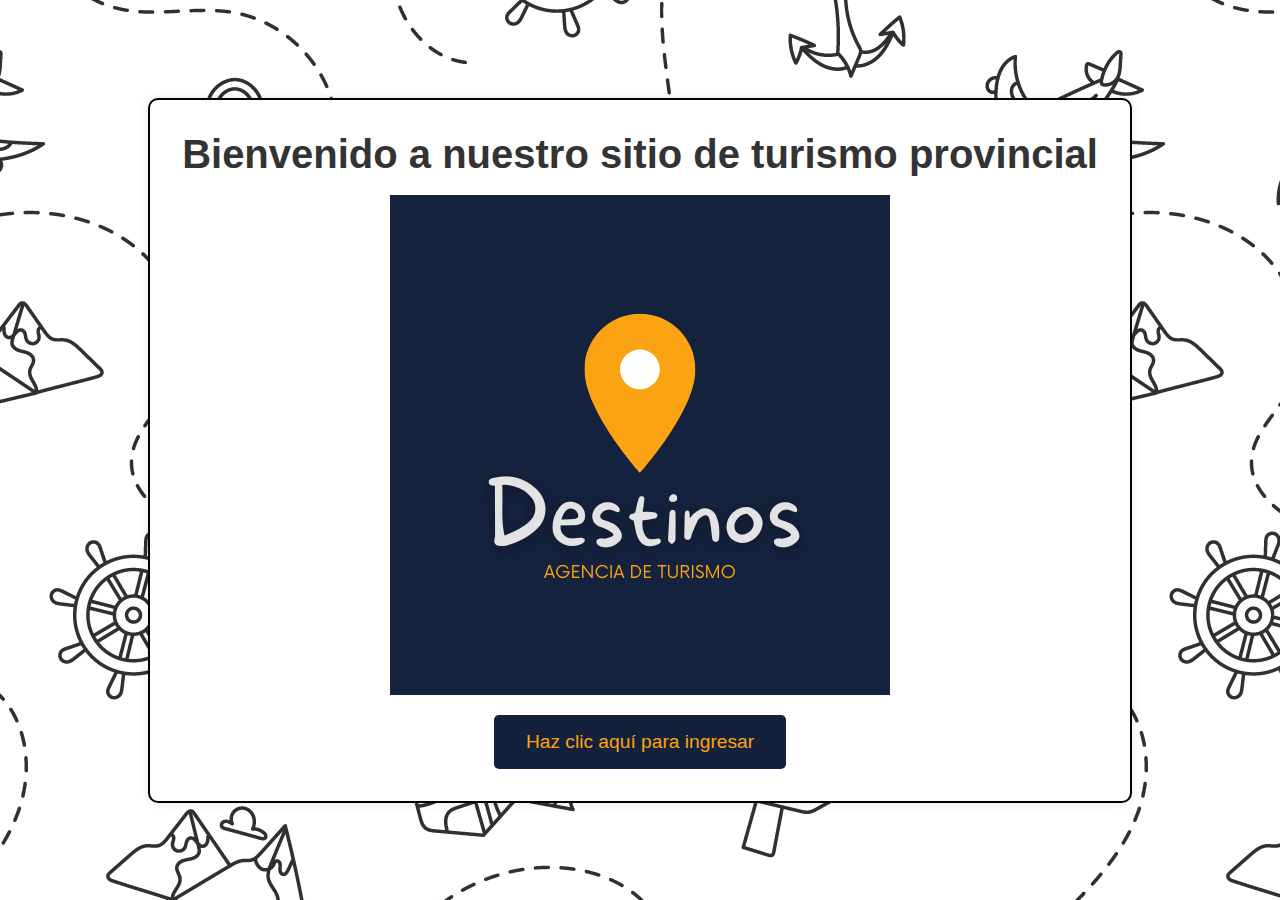
<file: index.html>
<!DOCTYPE html>
<html lang="es">
<head>
    <meta charset="UTF-8">
    <meta name="viewport" content="width=device-width, initial-scale=1.0">
    <title>Bienvenido</title>
    <link rel="stylesheet" href="templates/css/index.css">
    <link rel="icon" href="/templates/img/Destinos.ico">
</head>
<body>
    <div class="Bienvenido-container">
        <h1>Bienvenido a nuestro sitio de turismo provincial</h1>
        <br>
        <img src="/templates/img/logo2.png" alt="logo">
        <br>
        <button onclick="window.location.href='home.html'" class="btn">Haz clic aquí para ingresar</button>
    </div>
</body>
</html>
</file>
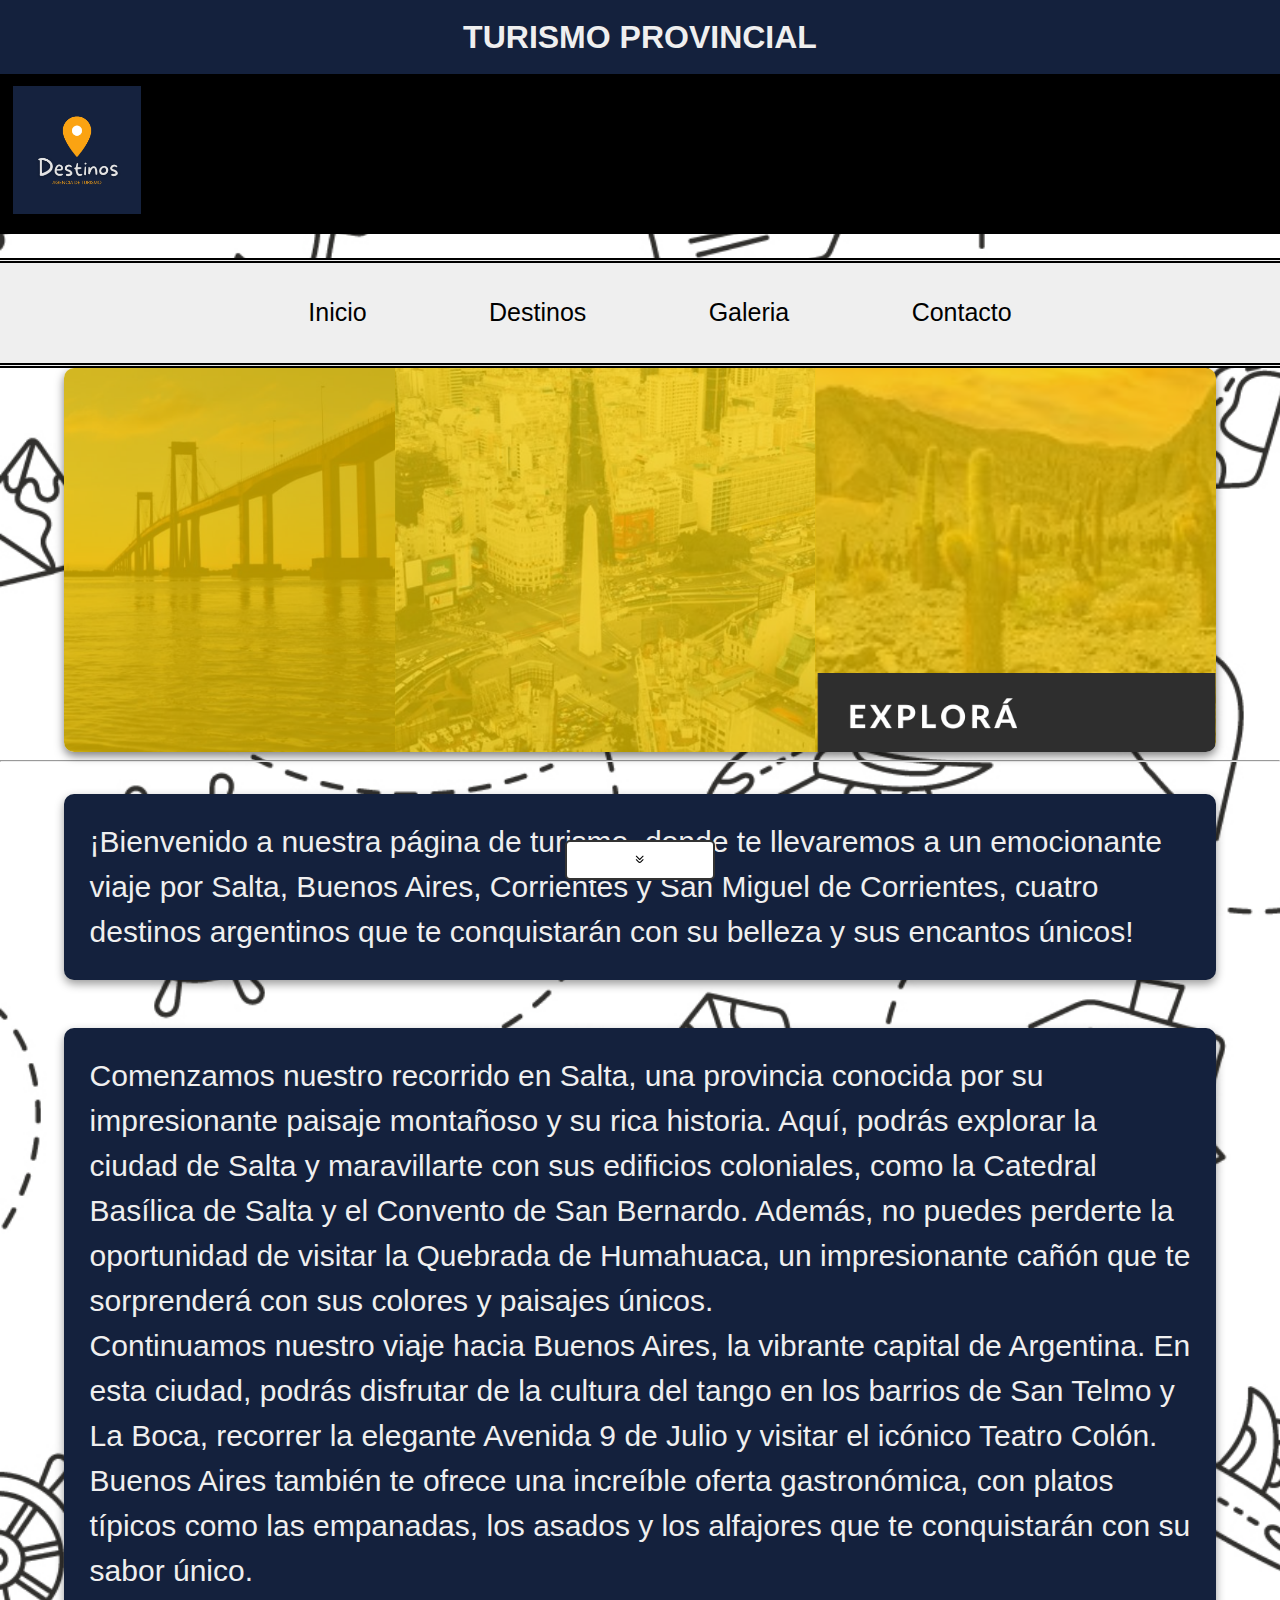
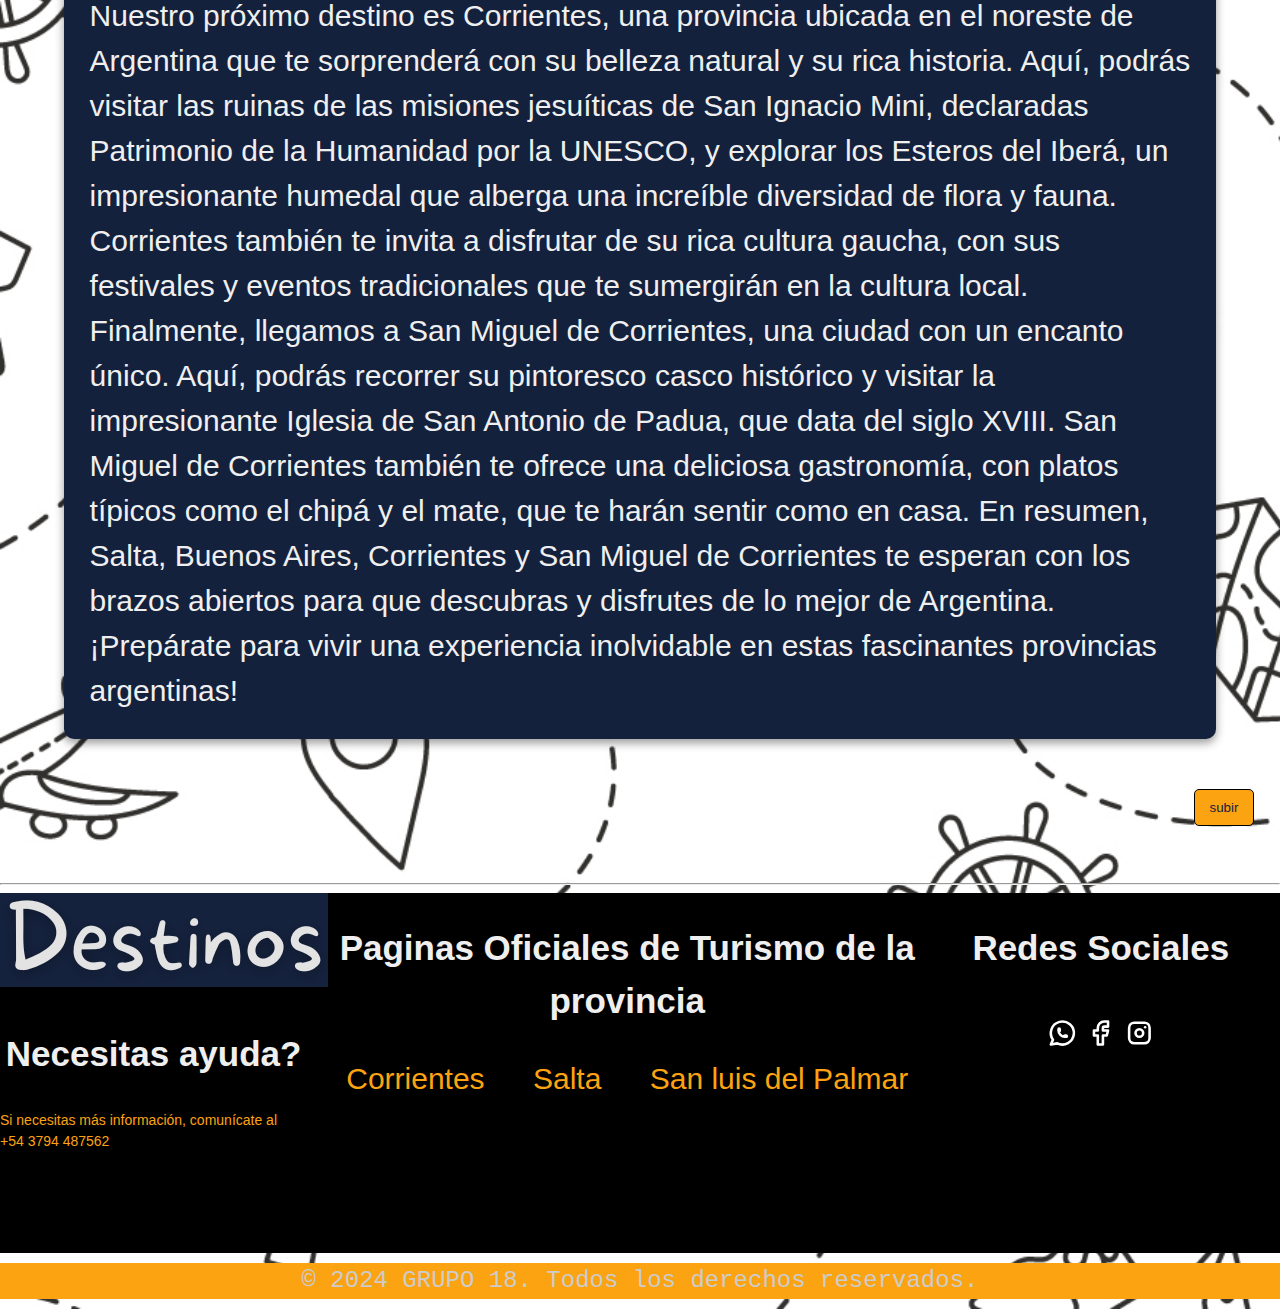
<file: home.html>
<!DOCTYPE html>
<html lang="en">
<head>
    <meta charset="UTF-8">
    <meta name="viewport" content="width=device-width, initial-scale=1.0">
    <meta name="keywords" content="Turismo - DESTINO- BsAs, Salta, Corrientes">
    <link rel="stylesheet" href="/templates/css/home.css">
    <link rel="stylesheet" href="/templates/css/footer.css">
    <title>Turismo Provincial</title>
    <link rel="icon" href="/templates/img/Destinos.ico">
</head>
    <body>
        <h1>TURISMO PROVINCIAL</h1>
        <nav class="encabezado">
            <div class="logo"><img src="/templates/img/logo2.png" alt="logo"></div>
        </nav>
        <br>
        <div class="barra">
        <ul class="navegacion">
            <li class="categoria"><a href="home.html">Inicio</a></li>
            <li class="categoria"><a href="templates/destinos.html">Destinos</a></li>
            <li class="categoria"><a href="templates/paginas/galeria.html">Galeria</a></li>
            <li class="categoria"><a href="templates/paginas/contacto.html">Contacto</a></li>
            <br>
        </ul>
    </div>
        <div class="imagenEncabezado">
            <img src="/templates/img/1.png" alt="Explora">
        </div>
        <button class="desplegar"><a href="#section1">
                <svg xmlns="http://www.w3.org/2000/svg" id="Layer_1" data-name="Layer 1" viewBox="0 0 24 24" width="700" height="700"><path d="M12,19c-1.049,0-2.036-.409-2.778-1.151l-3.925-3.875c-.393-.388-.397-1.021-.009-1.414,.387-.394,1.021-.396,1.414-.009l3.929,3.88c.737,.737,2.003,.733,2.731,.004l3.935-3.884c.392-.388,1.023-.385,1.414,.009,.388,.393,.384,1.026-.01,1.414l-3.93,3.88c-.736,.738-1.723,1.146-2.772,1.146Zm.706-5.327l5.999-5.964c.392-.389,.394-1.022,.004-1.414-.39-.393-1.022-.395-1.414-.004l-5.294,5.263L6.705,6.291c-.391-.389-1.024-.386-1.415,.004-.389,.392-.387,1.025,.004,1.415l6.001,5.964c.195,.194,.45,.291,.705,.291s.51-.097,.705-.291Z"/></svg>
                </a>
            </button>
            <hr><br>
        

        <section id="section1">
            <div class="content">
                <div class="bienvenida">¡Bienvenido a nuestra página de turismo, donde te llevaremos a un emocionante viaje por Salta, Buenos Aires, Corrientes y San Miguel de Corrientes, cuatro destinos argentinos que te conquistarán con su belleza y sus encantos únicos!
                </div>
            </div>
            <br><br>
            <div class="content">
                     Comenzamos nuestro recorrido en Salta, una provincia conocida por su impresionante paisaje montañoso y su rica historia. Aquí, podrás explorar la ciudad de Salta y maravillarte con sus edificios coloniales, como la Catedral Basílica de Salta y el Convento de San Bernardo. Además, no puedes perderte la oportunidad de visitar la Quebrada de Humahuaca, un impresionante cañón que te sorprenderá con sus colores y paisajes únicos.
                <br>
                     Continuamos nuestro viaje hacia Buenos Aires, la vibrante capital de Argentina. En esta ciudad, podrás disfrutar de la cultura del tango en los barrios de San Telmo y La Boca, recorrer la elegante Avenida 9 de Julio y visitar el icónico Teatro Colón. Buenos Aires también te ofrece una increíble oferta gastronómica, con platos típicos como las empanadas, los asados y los alfajores que te conquistarán con su sabor único.
                <br>
                    Nuestro próximo destino es Corrientes, una provincia ubicada en el noreste de Argentina que te sorprenderá con su belleza natural y su rica historia. Aquí, podrás visitar las ruinas de las misiones jesuíticas de San Ignacio Mini, declaradas Patrimonio de la Humanidad por la UNESCO, y explorar los Esteros del Iberá, un impresionante humedal que alberga una increíble diversidad de flora y fauna. Corrientes también te invita a disfrutar de su rica cultura gaucha, con sus festivales y eventos tradicionales que te sumergirán en la cultura local.

                Finalmente, llegamos a San Miguel de Corrientes, una ciudad con un encanto único. Aquí, podrás recorrer su pintoresco casco histórico y visitar la impresionante Iglesia de San Antonio de Padua, que data del siglo XVIII. San Miguel de Corrientes también te ofrece una deliciosa gastronomía, con platos típicos como el chipá y el mate, que te harán sentir como en casa.

                En resumen, Salta, Buenos Aires, Corrientes y San Miguel de Corrientes te esperan con los brazos abiertos para que descubras y disfrutes de lo mejor de Argentina. ¡Prepárate para vivir una experiencia inolvidable en estas fascinantes provincias argentinas!
             </div>
     </section>
     <section>
        
     </section>
     <br>
     <div class="varios">
        <button onclick="window.location.href='home.html'">subir</button>
     </div>
     
   
<br><hr>
        
        </div>
        <footer>
            <div class="contenidoFoter">
               <div class="filaFooter">
                  <div class="columnaIzquierda">
                     <div class="logoFooter">
                           <a href="home.html"><img  src="/templates/img/Destinos.png" alt="logo"></a>
                                    <div class="otro">
                                         <a href="/home.html"> <img class="logoMovilFooter" src="/templates/img/logo2.png" alt="logoMovil"></a>
                                    </div>
                                </div>
                                <section class="contenedor">
                                    <div class="textoColumnaIzquierda">
                                        <h2 class="titulo">Necesitas ayuda?</h2>
                                        <p>Si necesitas más información, comunícate al</p>
                                        <p>+54 3794 487562</p>
                                    </div>
                                </section>
                                
                  </div>
                            <div class="columnaMedia">
                                <h2 class="titulo">Paginas Oficiales de Turismo de la provincia</h2>
                                <div class="infoFooter">
                                        <lu class="linksFooter"><a href="https://corrientes.tur.ar/">Corrientes</a></lu>
                                        <lu class="linksFooter"><a href="https://www.saltaturismo.com.ar/">Salta</a></lu>
                                        <lu class="linksFooter"><a href="https://www.instagram.com/turismosanluisdelpalmar/">San luis del Palmar</a></lu>
                                </div>
                            </div>
    
                            <div class="columnaDerecha" >
                                <h2 class="titulo" >Redes Sociales</h2>
                                <div class="tercerColumna">
                                    <div class="redesFooter">
                                        <svg xmlns="http://www.w3.org/2000/svg" width="50" height="50" viewBox="0 0 24 24" fill="none" stroke="white" stroke-width="2" stroke-linecap="round" stroke-linejoin="round" class="icon icon-tabler icons-tabler-outline icon-tabler-brand-whatsapp"><path stroke="none" d="M0 0h24v24H0z" fill="none"/><path d="M3 21l1.65 -3.8a9 9 0 1 1 3.4 2.9l-5.05 .9" /><path d="M9 10a.5 .5 0 0 0 1 0v-1a.5 .5 0 0 0 -1 0v1a5 5 0 0 0 5 5h1a.5 .5 0 0 0 0 -1h-1a.5 .5 0 0 0 0 1" /></svg>
                                        <svg xmlns="http://www.w3.org/2000/svg" width="50" height="50" viewBox="0 0 24 24" fill="none" stroke="white" stroke-width="2" stroke-linecap="round" stroke-linejoin="round" class="icon icon-tabler icons-tabler-outline icon-tabler-brand-facebook"><path stroke="none" d="M0 0h24v24H0z" fill="none"/><path d="M7 10v4h3v7h4v-7h3l1 -4h-4v-2a1 1 0 0 1 1 -1h3v-4h-3a5 5 0 0 0 -5 5v2h-3" /></svg>
                                        <svg xmlns="http://www.w3.org/2000/svg" width="50" height="50" viewBox="0 0 24 24" fill="none" stroke="white" stroke-width="2" stroke-linecap="round" stroke-linejoin="round" class="icon icon-tabler icons-tabler-outline icon-tabler-brand-instagram"><path stroke="none" d="M0 0h24v24H0z" fill="none"/><path d="M4 4m0 4a4 4 0 0 1 4 -4h8a4 4 0 0 1 4 4v8a4 4 0 0 1 -4 4h-8a4 4 0 0 1 -4 -4z" /><path d="M12 12m-3 0a3 3 0 1 0 6 0a3 3 0 1 0 -6 0" /><path d="M16.5 7.5l0 .01" /></svg>
                                    </div>                            
                                </div>
                            </div>
                   </div>
               </div>
            </div>
           
        </footer> 
            <span class="copyrigth">&copy; 2024 GRUPO 18. Todos los derechos reservados.</span>
    </body>
</html>
</file>
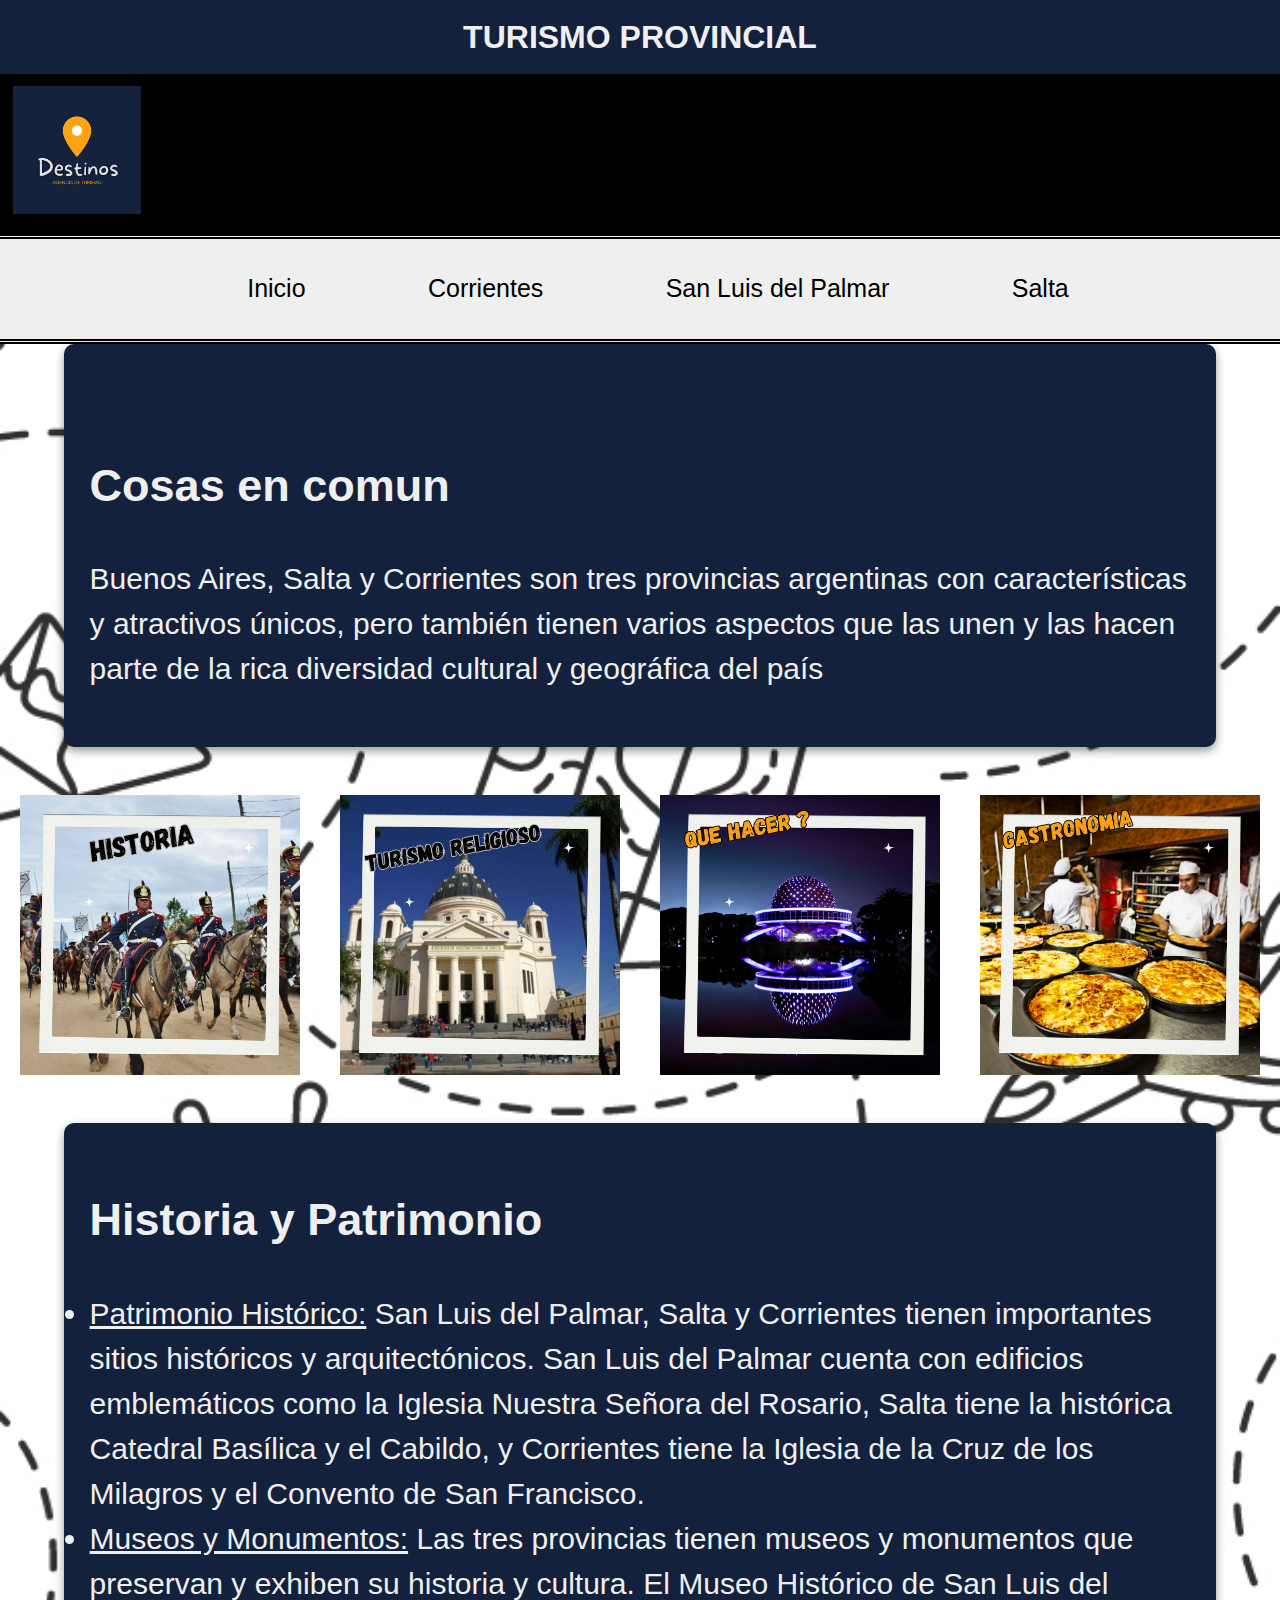
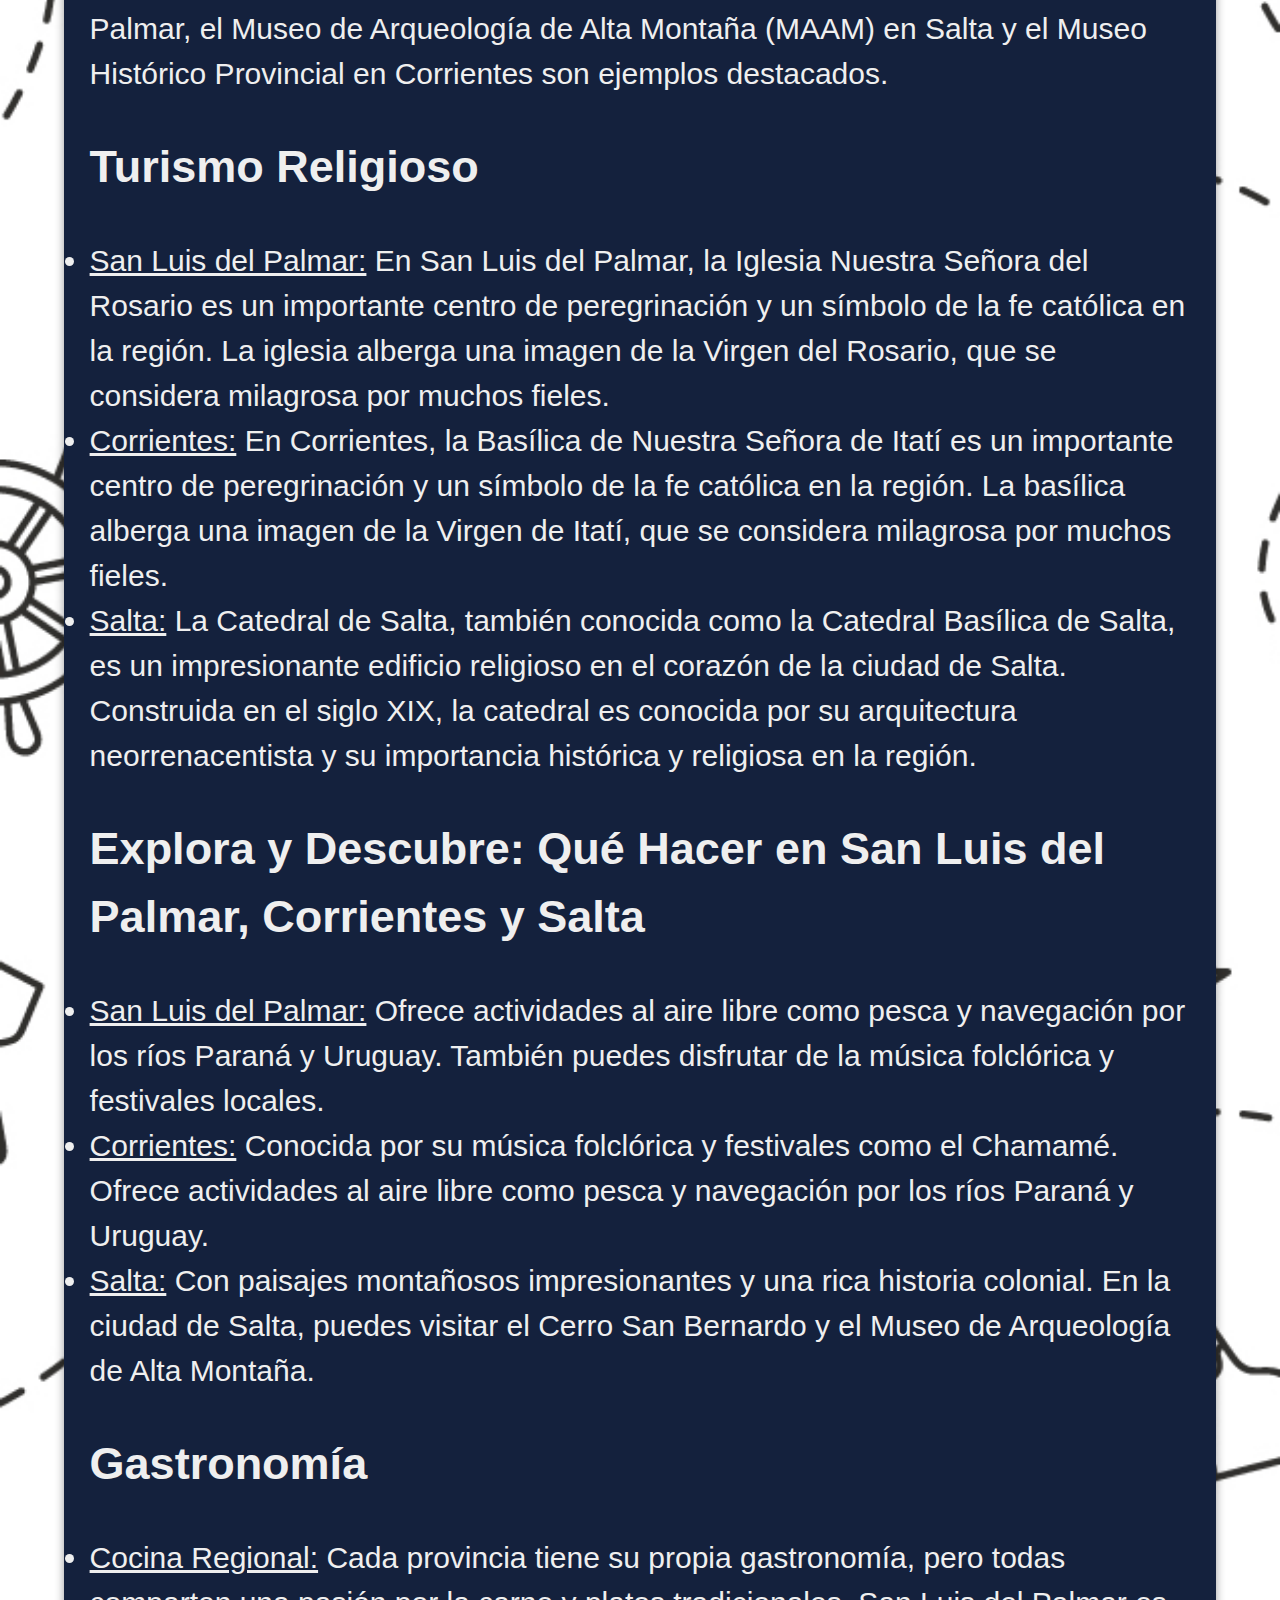
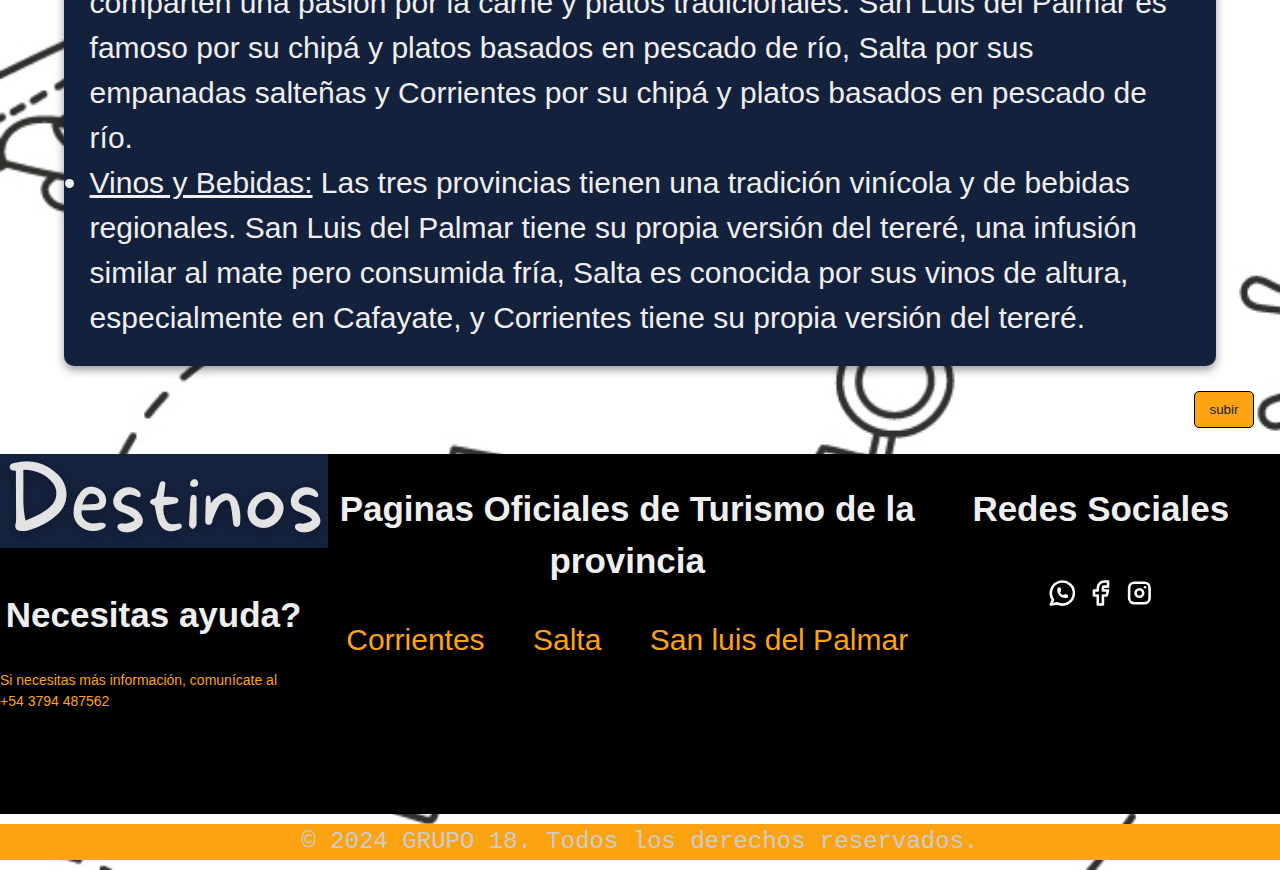
<file: templates/destinos.html>
<!DOCTYPE html>
<html lang="en">
<head>
    <meta charset="UTF-8">
    <meta name="viewport" content="width=device-width, initial-scale=1.0">
    <title>Destinos</title>
    <link rel="icon" href="/templates/img/Destinos.ico">
    <link rel="stylesheet" href="css/home.css">
    <link rel="stylesheet" href="navbarDestinos.css">
    <link rel="stylesheet" href="css/footer.css">
</head>
<body>
    <h1>TURISMO PROVINCIAL</h1>
    <nav class="encabezado">
        <div class="logo"><img src="/templates/img/logo2.png" alt="logo"></div>
    </nav>
    <div class="barra">
        <table>
            <ul class="navegacion"> 
              <li class="categoria"><a href="../home.html">Inicio</a></li>
              <li class="categoria"><a href="Corrientes.html">Corrientes</a></li>
              <li class="categoria"><a href="sanluis.html">San Luis del Palmar</a></li>
              <li class="categoria"><a href="Salta.html">Salta</a></li>
            </ul> 
        </table>    
    </div>
    <div class="content">
        <br>
        <h2>Cosas en comun</h2>
        <p>Buenos Aires, Salta y Corrientes son tres provincias argentinas con características y atractivos únicos, pero también tienen varios aspectos que las unen y las hacen parte de la rica diversidad cultural y geográfica del país
        </p>
    </div>
    <br>
    <br>
    <section class="provincias">
        <br>
            <div class="bloque">
                <div class="cuadros" onclick="location.href='#Historia';">
                    <img src="../templates/img/secciones/1.jpg" alt="Historia">
                </div>
                <div class="cuadros" onclick="location.href='#turismoReligioso';">
                    <img src="/templates/img/secciones/4.jpg" alt="TurismoReligioso">
                </div>
                <div class="cuadros" onclick="location.href='#que-hacer';">
                    <img src="/templates/img/secciones/6.jpg" alt="Qué Hacer">
                </div>
                <div class="cuadros" onclick="location.href='#Gastronomia';">
                    <img src="/templates/img/secciones/5.jpg" alt="Gastronomia">
                </div>
            </div>
    </section> <br><br>
    <div class="content">
        <section id="Historia">
            <h2>Historia y Patrimonio</h2>
            <li><u>Patrimonio Histórico:</u> San Luis del Palmar, Salta y Corrientes tienen importantes sitios históricos y arquitectónicos. San Luis del Palmar cuenta con edificios emblemáticos como la Iglesia Nuestra Señora del Rosario, Salta tiene la histórica Catedral Basílica y el Cabildo, y Corrientes tiene la Iglesia de la Cruz de los Milagros y el Convento de San Francisco.</li>
            <li><u>Museos y Monumentos:</u> Las tres provincias tienen museos y monumentos que preservan y exhiben su historia y cultura. El Museo Histórico de San Luis del Palmar, el Museo de Arqueología de Alta Montaña (MAAM) en Salta y el Museo Histórico Provincial en Corrientes son ejemplos destacados.</li>
        </section>
        <section id="turismoReligioso">
            <h2>Turismo Religioso</h2>
            <li><u> San Luis del Palmar:</u> En San Luis del Palmar, la Iglesia Nuestra Señora del Rosario es un importante centro de peregrinación y un símbolo de la fe católica en la región. La iglesia alberga una imagen de la Virgen del Rosario, que se considera milagrosa por muchos fieles.</li>
            <li><u>Corrientes:</u> En Corrientes, la Basílica de Nuestra Señora de Itatí es un importante centro de peregrinación y un símbolo de la fe católica en la región. La basílica alberga una imagen de la Virgen de Itatí, que se considera milagrosa por muchos fieles.</li>
            <li><u>Salta:</u> La Catedral de Salta, también conocida como la Catedral Basílica de Salta, es un impresionante edificio religioso en el corazón de la ciudad de Salta. Construida en el siglo XIX, la catedral es conocida por su arquitectura neorrenacentista y su importancia histórica y religiosa en la región.</li>
        </section>
        <section id="que-hacer">
            <h2>Explora y Descubre: Qué Hacer en San Luis del Palmar, Corrientes y Salta</h2>
            <li><u>San Luis del Palmar:</u> Ofrece actividades al aire libre como pesca y navegación por los ríos Paraná y Uruguay. También puedes disfrutar de la música folclórica y festivales locales.</li>
            <li><u>Corrientes:</u> Conocida por su música folclórica y festivales como el Chamamé. Ofrece actividades al aire libre como pesca y navegación por los ríos Paraná y Uruguay.</li>
            <li><u>Salta:</u> Con paisajes montañosos impresionantes y una rica historia colonial. En la ciudad de Salta, puedes visitar el Cerro San Bernardo y el Museo de Arqueología de Alta Montaña.</li>
        </section>
        <section id="Gastronomia">  
            <h2>Gastronomía</h2>
            <li><u>Cocina Regional:</u> Cada provincia tiene su propia gastronomía, pero todas comparten una pasión por la carne y platos tradicionales. San Luis del Palmar es famoso por su chipá y platos basados en pescado de río, Salta por sus empanadas salteñas y Corrientes por su chipá y platos basados en pescado de río.</li>
            <li><u>Vinos y Bebidas:</u> Las tres provincias tienen una tradición vinícola y de bebidas regionales. San Luis del Palmar tiene su propia versión del tereré, una infusión similar al mate pero consumida fría, Salta es conocida por sus vinos de altura, especialmente en Cafayate, y Corrientes tiene su propia versión del tereré.</li>
        </section>
        
    </div>      
    
    <div class="varios">
        <button onclick="window.location.href='/templates/destinos.html'">subir</button>
     </div>
     <footer>
        <div class="contenidoFoter">
           <div class="filaFooter">
              <div class="columnaIzquierda">
                 <div class="logoFooter">
                       <a href="/home.html"><img  src="/templates/img/Destinos.png" alt="logo"></a>
                                <div class="otro">
                                     <a href="/home.html"> <img class="logoMovilFooter" src="/templates/img/logo2.png" alt="logoMovil"></a>
                                </div>
                            </div>
                            <section class="contenedor">
                                <div class="textoColumnaIzquierda">
                                    <h2 class="titulo">Necesitas ayuda?</h2>
                                    <p>Si necesitas más información, comunícate al</p>
                                    <p>+54 3794 487562</p>
                                </div>
                                
                            </section>
                            
              </div>
                        <div class="columnaMedia">
                            <h2 class="titulo">Paginas Oficiales de Turismo de la provincia</h2>
                            <div class="infoFooter">
                                <lu class="linksFooter"><a href="https://corrientes.tur.ar/">Corrientes</a></lu>
                                <lu class="linksFooter"><a href="https://www.saltaturismo.com.ar/">Salta</a></lu>
                                <lu class="linksFooter"><a href="https://www.instagram.com/turismosanluisdelpalmar/">San luis del Palmar</a></lu>
                            </div>
                        </div>

                        <div class="columnaDerecha" >
                            <h2 class="titulo" >Redes Sociales</h2>
                            <div class="tercerColumna">
                                <div class="redesFooter">
                                    <svg xmlns="http://www.w3.org/2000/svg" width="50" height="50" viewBox="0 0 24 24" fill="none" stroke="white" stroke-width="2" stroke-linecap="round" stroke-linejoin="round" class="icon icon-tabler icons-tabler-outline icon-tabler-brand-whatsapp"><path stroke="none" d="M0 0h24v24H0z" fill="none"/><path d="M3 21l1.65 -3.8a9 9 0 1 1 3.4 2.9l-5.05 .9" /><path d="M9 10a.5 .5 0 0 0 1 0v-1a.5 .5 0 0 0 -1 0v1a5 5 0 0 0 5 5h1a.5 .5 0 0 0 0 -1h-1a.5 .5 0 0 0 0 1" /></svg>
                                    <svg xmlns="http://www.w3.org/2000/svg" width="50" height="50" viewBox="0 0 24 24" fill="none" stroke="white" stroke-width="2" stroke-linecap="round" stroke-linejoin="round" class="icon icon-tabler icons-tabler-outline icon-tabler-brand-facebook"><path stroke="none" d="M0 0h24v24H0z" fill="none"/><path d="M7 10v4h3v7h4v-7h3l1 -4h-4v-2a1 1 0 0 1 1 -1h3v-4h-3a5 5 0 0 0 -5 5v2h-3" /></svg>
                                    <svg xmlns="http://www.w3.org/2000/svg" width="50" height="50" viewBox="0 0 24 24" fill="none" stroke="white" stroke-width="2" stroke-linecap="round" stroke-linejoin="round" class="icon icon-tabler icons-tabler-outline icon-tabler-brand-instagram"><path stroke="none" d="M0 0h24v24H0z" fill="none"/><path d="M4 4m0 4a4 4 0 0 1 4 -4h8a4 4 0 0 1 4 4v8a4 4 0 0 1 -4 4h-8a4 4 0 0 1 -4 -4z" /><path d="M12 12m-3 0a3 3 0 1 0 6 0a3 3 0 1 0 -6 0" /><path d="M16.5 7.5l0 .01" /></svg>
                                </div>                                
                            </div>
                        </div>
               </div>
           </div>
        </div>
       
    </footer> 
        <span class="copyrigth">&copy; 2024 GRUPO 18. Todos los derechos reservados.</span>
</body>
</html>
</file>
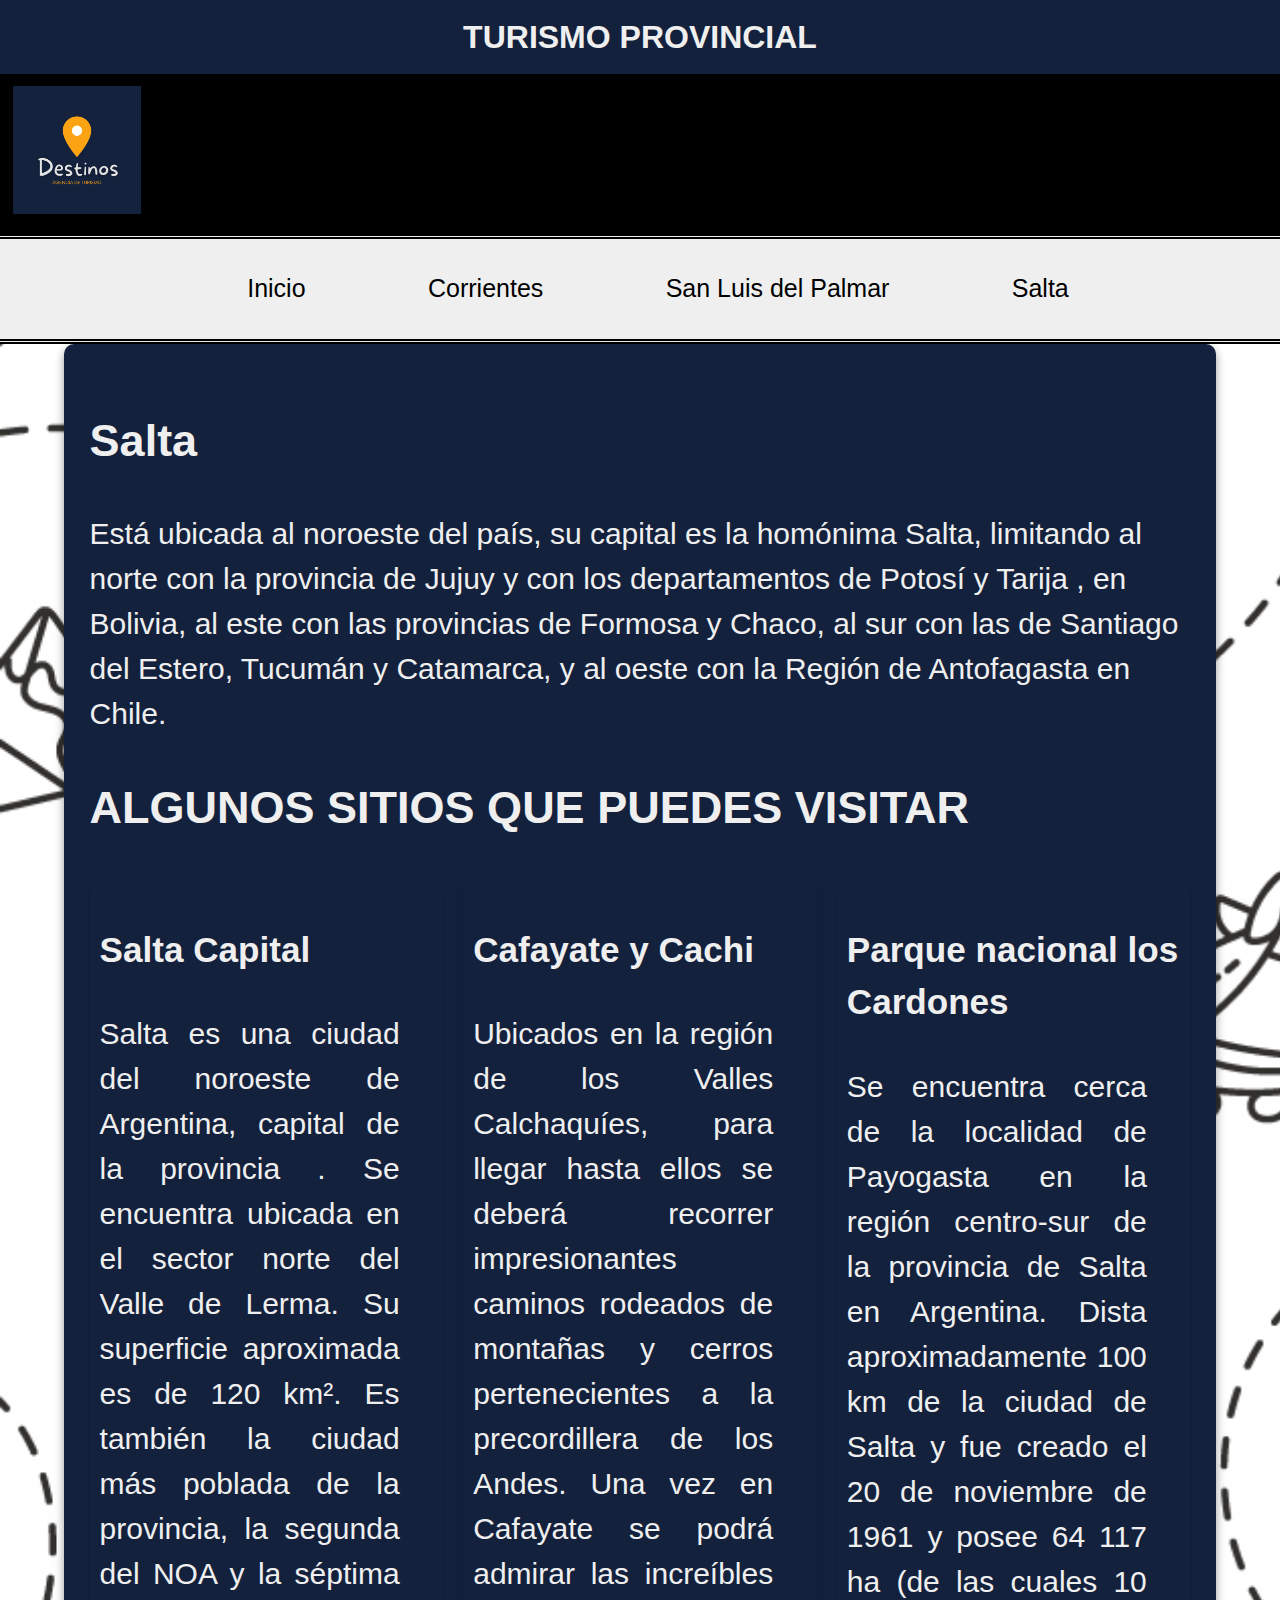
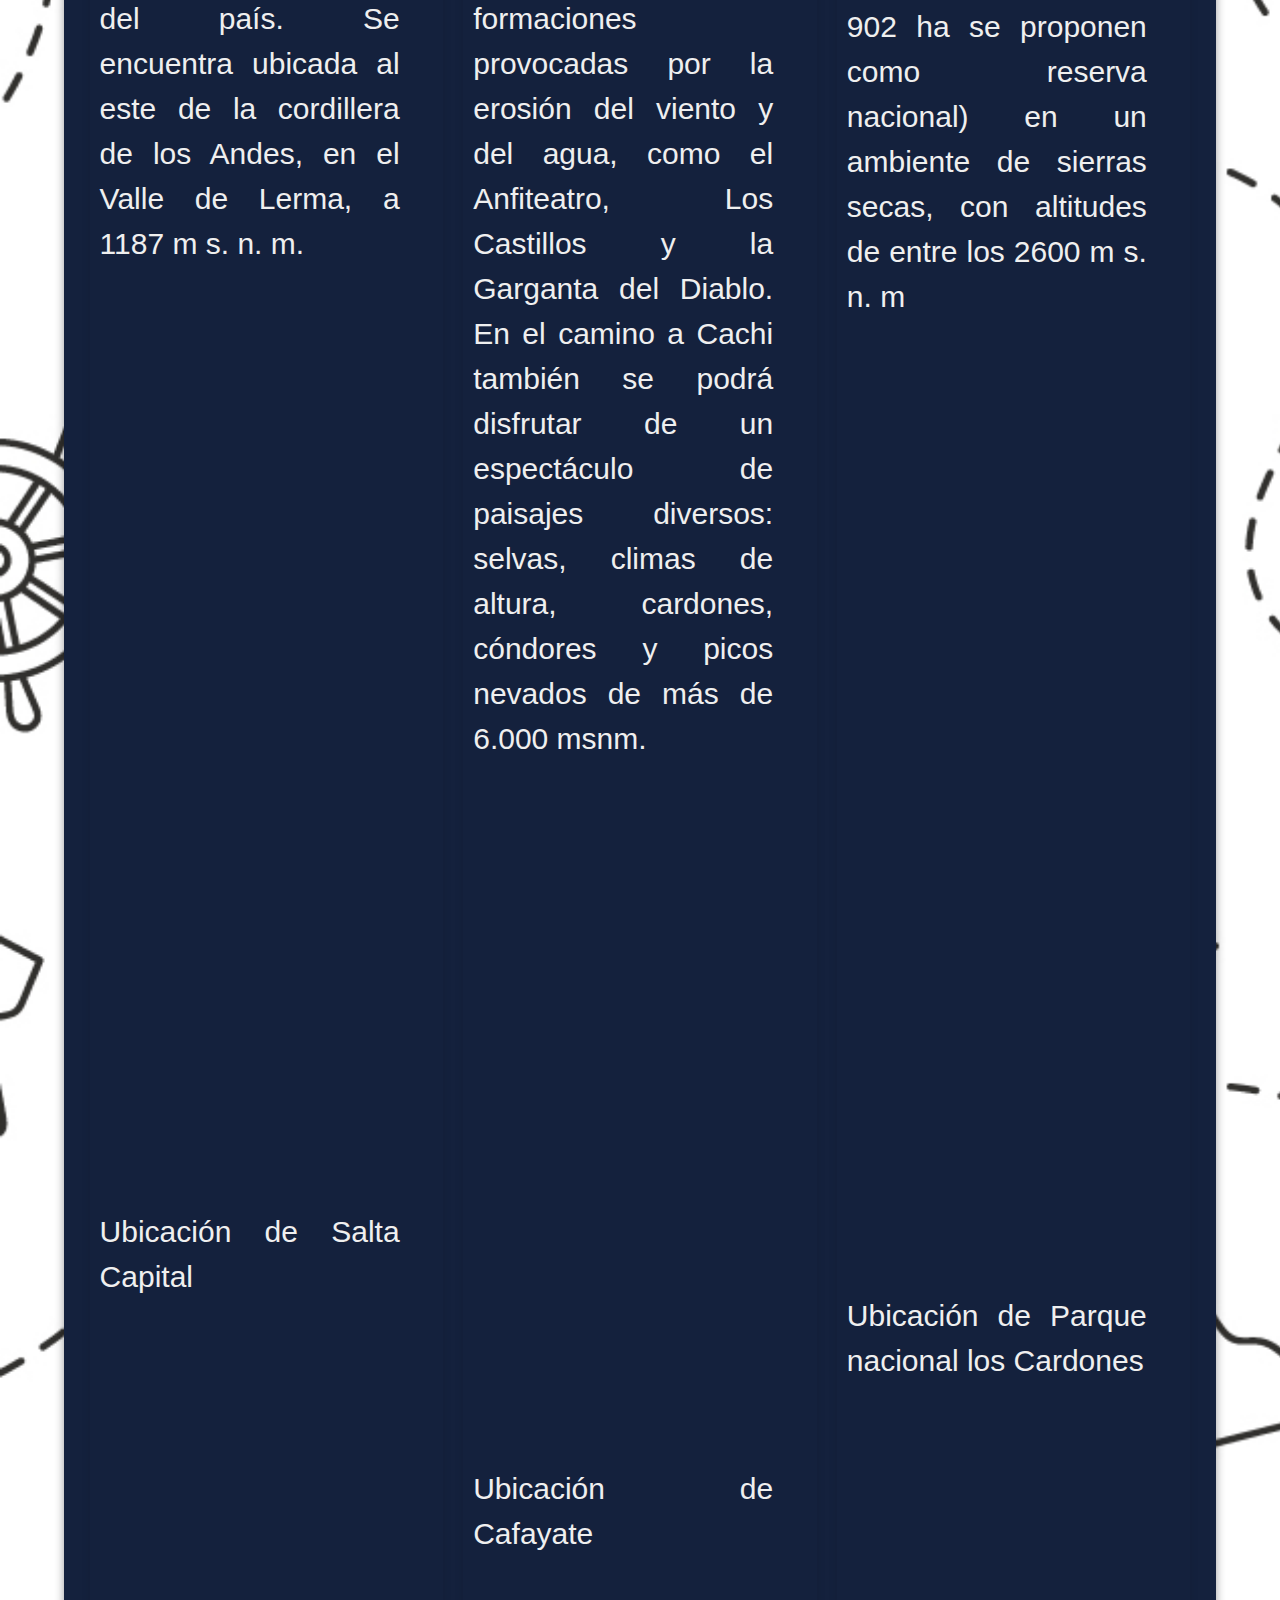
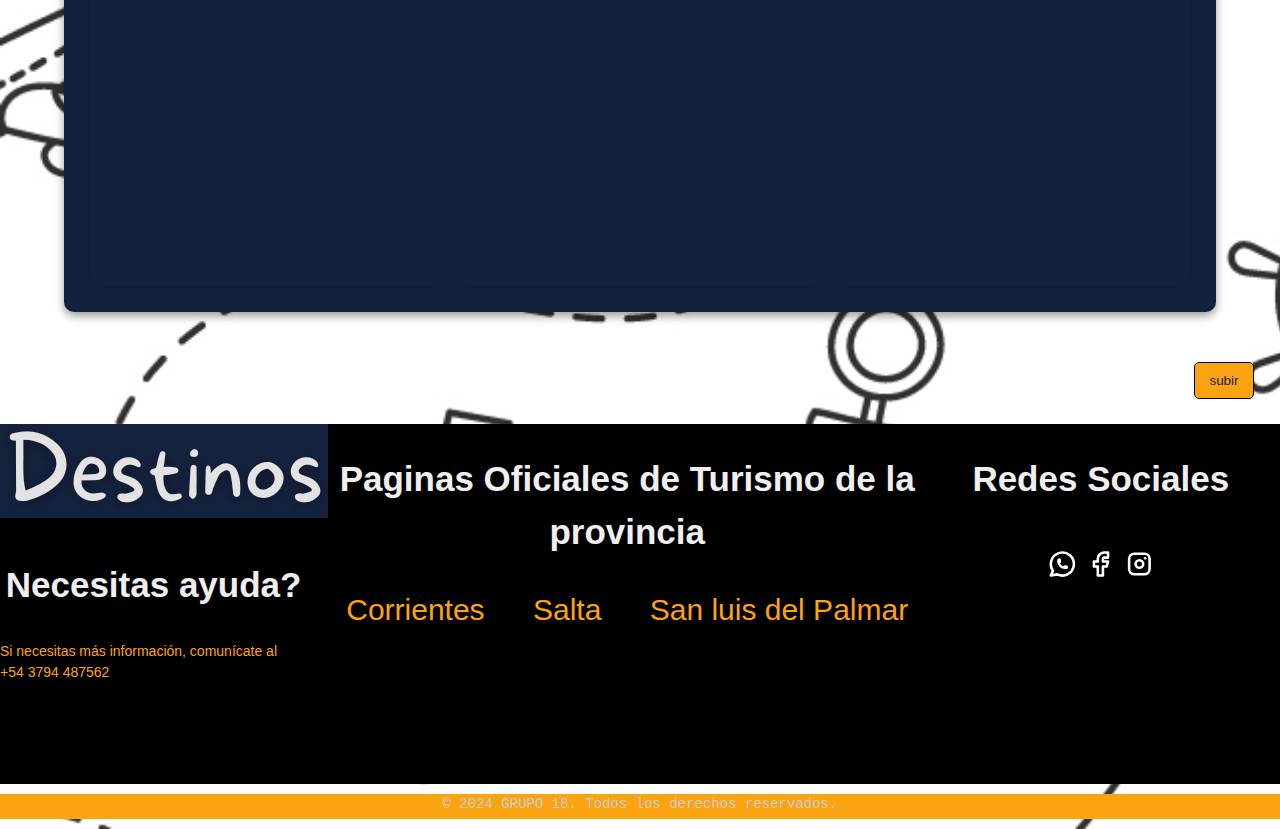
<file: templates/Salta.html>
<!DOCTYPE html>
<html lang="en">
<head>
    <meta charset="UTF-8">
    <meta name="viewport" content="width=device-width, initial-scale=1.0">
    <link rel="stylesheet" href="css/header.css">
    <link rel="stylesheet" href="css/galeria1.css">
    <link rel="stylesheet" href="css/footer.css">
    <link rel="stylesheet" href="css/home.css">
        <title>Turismo Salta</title>
    <link rel="icon" href="/templates/img/Destinos.ico">
</head>
<body>
    <header>
        <h1>TURISMO PROVINCIAL</h1>
        <nav class="encabezado">
            <div class="logo"><img src="/templates/img/logo2.png" alt="logo"></div>
        </nav>
    </header>

        <div class="barra">
            <table>
                <ul class="navegacion"> 
                  <li class="categoria"><a href="../home.html">Inicio</a></li>
                  <li class="categoria"><a href="Corrientes.html">Corrientes</a></li>
                  <li class="categoria"><a href="sanluis.html">San Luis del Palmar</a></li>
                  <li class="categoria"><a href="Salta.html">Salta</a></li>
                </ul> 
            </table>     
        </div>
        <div class="content">
        <!-- <section id="seccion-con-fondo">
            <div class="contenido"> -->
                <h2>Salta</h2>
           
        </section>
        <section id="texto">
            <p>
                Está ubicada al noroeste del país, su capital es la homónima Salta, 
                limitando al norte con la provincia de Jujuy y con los departamentos de Potosí y Tarija
                , en Bolivia, al este con las provincias de Formosa y Chaco, al sur con las de Santiago del Estero, 
                Tucumán y Catamarca, y al oeste con la Región de Antofagasta en Chile. 
            </p>
        </section>
        

        <h2>ALGUNOS SITIOS QUE PUEDES VISITAR</h2>
        <div class="galleria">
            <div class="imagen-grupo">
                <h3>Salta Capital</h3>
                <div class="descripcion">Salta es una ciudad del noroeste de Argentina, 
                    capital de la provincia . Se encuentra ubicada en el sector norte del Valle de 
                    Lerma. Su superficie aproximada es de 120 km². Es también la ciudad más poblada de 
                    la provincia, la segunda del NOA y la séptima del país. Se encuentra ubicada al este 
                    de la cordillera de los Andes, en el Valle de Lerma, a 1187 m s. n. m.</div>
                <div class="imagen">
                    <img src="../templates/img/salta/Cabildo.jpg" alt="Imagen 1">
                </div>
                <div class="imagen">
                    <img src="../templates/img/salta/centro.jpg" alt="Imagen 2">
                </div>
                <div class="imagen">
                    <img src="../templates/img/salta/San Francisco.jpg" alt="Imagen 3">
                </div>
                <div class="descripcion">Ubicación de Salta Capital</div>
                <div class="mapa">
                    <iframe src="https://www.google.com/maps/embed?pb=!1m18!1m12!1m3!1d115903.41005611097!2d-65.43062865!3d-24.7960848!2m3!1f0!2f0!3f0!3m2!1i1024!2i768!4f13.1!3m3!1m2!1s0x941bc3a35151b7f9%3A0xa5cd992cd587f206!2sSalta!5e0!3m2!1ses-419!2sar!4v1716766103841!5m2!1ses-419!2sar" width="600" height="450" style="border:0;" allowfullscreen="" loading="lazy" referrerpolicy="no-referrer-when-downgrade"></iframe>
    
                </div>
            </div>
            <div class="imagen-grupo">
                <h3>Cafayate y Cachi</h3>
                <div class="descripcion">Ubicados en la región de los Valles Calchaquíes, 
                    para llegar hasta ellos se deberá recorrer impresionantes caminos rodeados de montañas 
                    y cerros pertenecientes a la precordillera de los Andes. Una vez en Cafayate se podrá 
                    admirar las increíbles formaciones provocadas por la erosión del viento y del agua, 
                    como el Anfiteatro, Los Castillos y la Garganta del Diablo. En el camino a Cachi 
                    también se podrá disfrutar de un espectáculo de paisajes diversos: selvas,
                     climas de altura, cardones, cóndores y picos nevados de más de 6.000 msnm.</div>
                <div class="imagen">
                    <img src="../templates/img/salta/Cachi.jpg" alt="Imagen 4">
                </div>
                <div class="imagen">
                    <img src="../templates/img/salta/Cafayate.jpg" alt="Imagen 5">
                </div>
                <div class="imagen">
                    <img src="../templates/img/salta/cafayate1.jpg" alt="Imagen 5">
                </div>
                <div class="descripcion">Ubicación de Cafayate</div>
                <div class="mapa">
                    <iframe src="https://www.google.com/maps/embed?pb=!1m18!1m12!1m3!1d385636.9914805949!2d-66.14259325477104!3d-26.10446389569434!2m3!1f0!2f0!3f0!3m2!1i1024!2i768!4f13.1!3m3!1m2!1s0x941f311369c3a61b%3A0x540e61c61f3a5d0c!2sCafayate%2C%20Salta!5e0!3m2!1ses-419!2sar!4v1716766497266!5m2!1ses-419!2sar" width="600" height="450" style="border:0;" allowfullscreen="" loading="lazy" referrerpolicy="no-referrer-when-downgrade"></iframe>
    
                </div>
            </div>
            <div class="imagen-grupo">
                <h3>Parque nacional los Cardones</h3>
                <div class="descripcion">Se encuentra cerca de la localidad de Payogasta en la región 
                    centro-sur de la provincia de Salta en Argentina. Dista aproximadamente 100 km de la 
                    ciudad de Salta y fue creado el 20 de noviembre de 1961 y posee 64 117 ha 
                    (de las cuales 10 902 ha se proponen como reserva nacional) 
                    en un ambiente de sierras secas, con altitudes de entre los 2600 m s. n. m</div>
                <div class="imagen">
                    <img src="../templates/img/salta/cardones.jpg" alt="Imagen 4">
                </div>
                <div class="imagen">
                    <img src="../templates/img/salta/cuesta.jpg" alt="Imagen 5">
                </div>
                <div class="imagen">
                    <img src="../templates/img/salta/cuesta1.jpg" alt="Imagen 6">
                </div>
                <div class="imagen">
                    <img src="../templates/img/salta/recta.jpg" alt="Imagen 6">
                </div>
                <div class="descripcion">Ubicación de Parque nacional los Cardones</div>
                <div class="mapa">
                    <iframe src="https://www.google.com/maps/embed?pb=!1m18!1m12!1m3!1d28872.610888390987!2d-65.97093332135252!3d-25.234352899999998!2m3!1f0!2f0!3f0!3m2!1i1024!2i768!4f13.1!3m3!1m2!1s0x941eac26e7a4ab1b%3A0x9c14cdb285563153!2sParque%20Nacional%20los%20Cardones!5e0!3m2!1ses-419!2sar!4v1716766558654!5m2!1ses-419!2sar" width="600" height="450" style="border:0;" allowfullscreen="" loading="lazy" referrerpolicy="no-referrer-when-downgrade"></iframe>
    
                </div>
            </div>
        </div>
</div>
    <br>
    <div class="varios">
        <button onclick="window.location.href='/templates/salta.html'">subir</button>
     </div>
     <footer>
        <div class="contenidoFoter">
           <div class="filaFooter">
              <div class="columnaIzquierda">
                 <div class="logoFooter">
                       <a href="/home.html"><img  src="/templates/img/Destinos.png" alt="logo"></a>
                                <div class="otro">
                                     <a href="/home.html"> <img class="logoMovilFooter" src="/templates/img/logo2.png" alt="logoMovil"></a>
                                </div>
                            </div>
                            <section class="contenedor">
                                <div class="textoColumnaIzquierda">
                                    <h2 class="titulo">Necesitas ayuda?</h2>
                                    <p>Si necesitas más información, comunícate al</p>
                                    <p>+54 3794 487562</p>
                                </div>
                            </section>       
              </div>
                        <div class="columnaMedia">
                            <h2 class="titulo">Paginas Oficiales de Turismo de la provincia</h2>
                            <div class="infoFooter">
                                <lu class="linksFooter"><a href="https://corrientes.tur.ar/">Corrientes</a></lu>
                                <lu class="linksFooter"><a href="https://www.saltaturismo.com.ar/">Salta</a></lu>
                                <lu class="linksFooter"><a href="https://www.instagram.com/turismosanluisdelpalmar/">San luis del Palmar</a></lu>
                            </div>
                        </div>

                        <div class="columnaDerecha" >
                            <h2 class="titulo" >Redes Sociales</h2>
                            <div class="tercerColumna">
                                <div class="redesFooter">
                                    <svg xmlns="http://www.w3.org/2000/svg" width="50" height="50" viewBox="0 0 24 24" fill="none" stroke="white" stroke-width="2" stroke-linecap="round" stroke-linejoin="round" class="icon icon-tabler icons-tabler-outline icon-tabler-brand-whatsapp"><path stroke="none" d="M0 0h24v24H0z" fill="none"/><path d="M3 21l1.65 -3.8a9 9 0 1 1 3.4 2.9l-5.05 .9" /><path d="M9 10a.5 .5 0 0 0 1 0v-1a.5 .5 0 0 0 -1 0v1a5 5 0 0 0 5 5h1a.5 .5 0 0 0 0 -1h-1a.5 .5 0 0 0 0 1" /></svg>
                                    <svg xmlns="http://www.w3.org/2000/svg" width="50" height="50" viewBox="0 0 24 24" fill="none" stroke="white" stroke-width="2" stroke-linecap="round" stroke-linejoin="round" class="icon icon-tabler icons-tabler-outline icon-tabler-brand-facebook"><path stroke="none" d="M0 0h24v24H0z" fill="none"/><path d="M7 10v4h3v7h4v-7h3l1 -4h-4v-2a1 1 0 0 1 1 -1h3v-4h-3a5 5 0 0 0 -5 5v2h-3" /></svg>
                                    <svg xmlns="http://www.w3.org/2000/svg" width="50" height="50" viewBox="0 0 24 24" fill="none" stroke="white" stroke-width="2" stroke-linecap="round" stroke-linejoin="round" class="icon icon-tabler icons-tabler-outline icon-tabler-brand-instagram"><path stroke="none" d="M0 0h24v24H0z" fill="none"/><path d="M4 4m0 4a4 4 0 0 1 4 -4h8a4 4 0 0 1 4 4v8a4 4 0 0 1 -4 4h-8a4 4 0 0 1 -4 -4z" /><path d="M12 12m-3 0a3 3 0 1 0 6 0a3 3 0 1 0 -6 0" /><path d="M16.5 7.5l0 .01" /></svg>
                                </div>                                    
                            </div>
                        </div>
               </div>
           </div>
        </div>
       
    </footer> 
        <span class="copyrigth">&copy; 2024 GRUPO 18. Todos los derechos reservados.</span>
  </body>
</html>
</file>
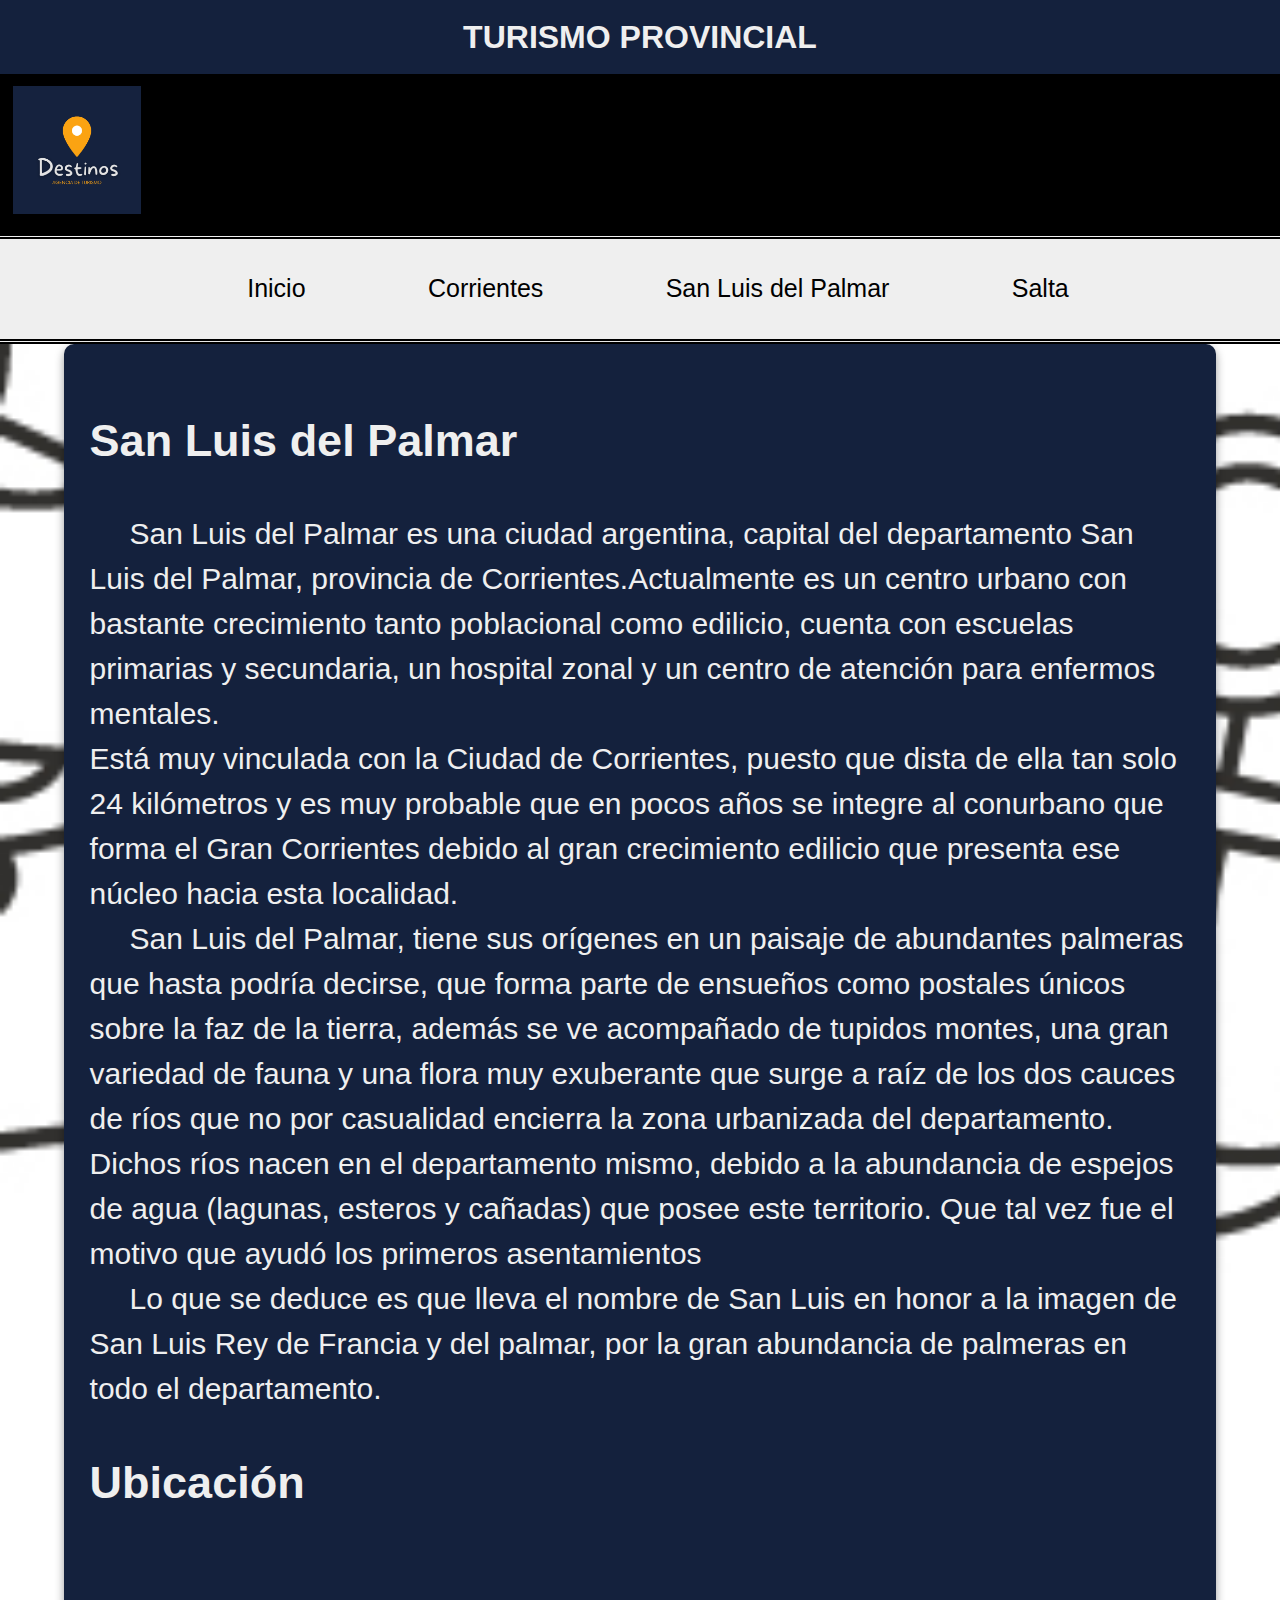
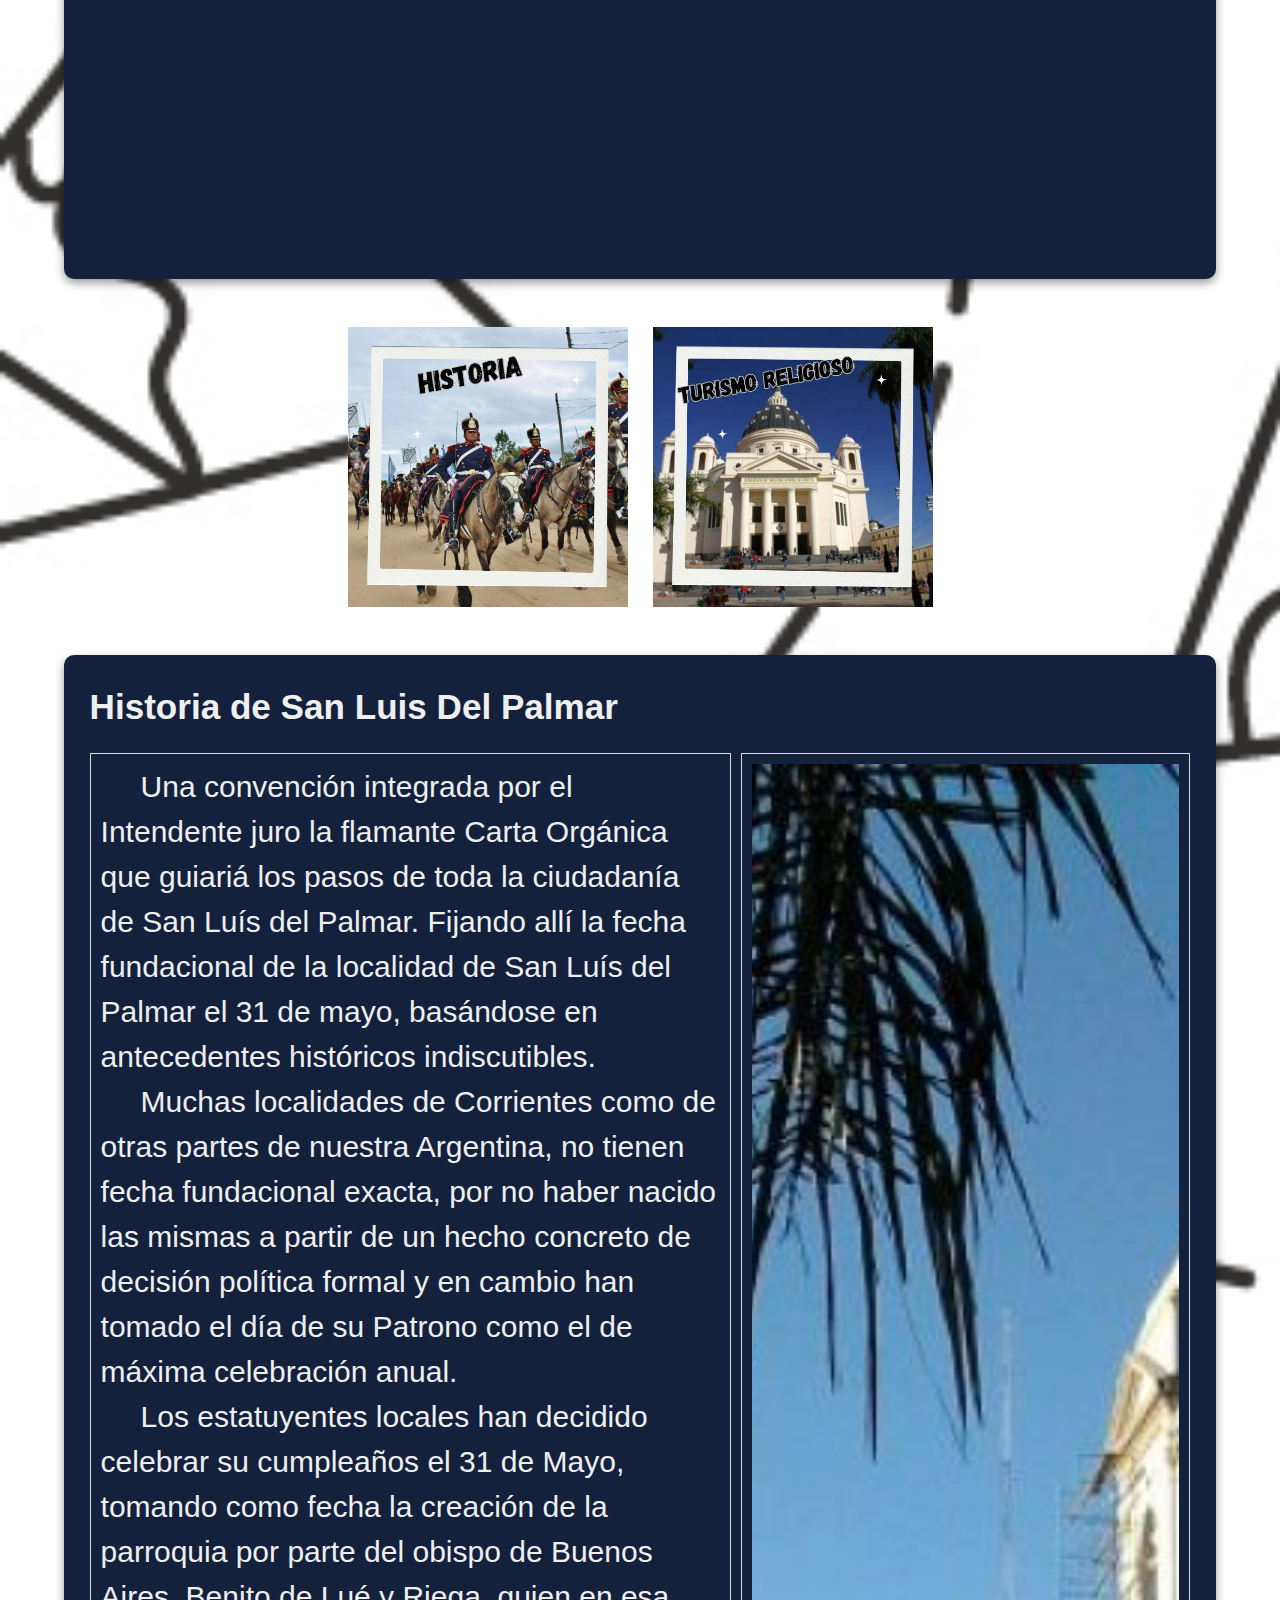
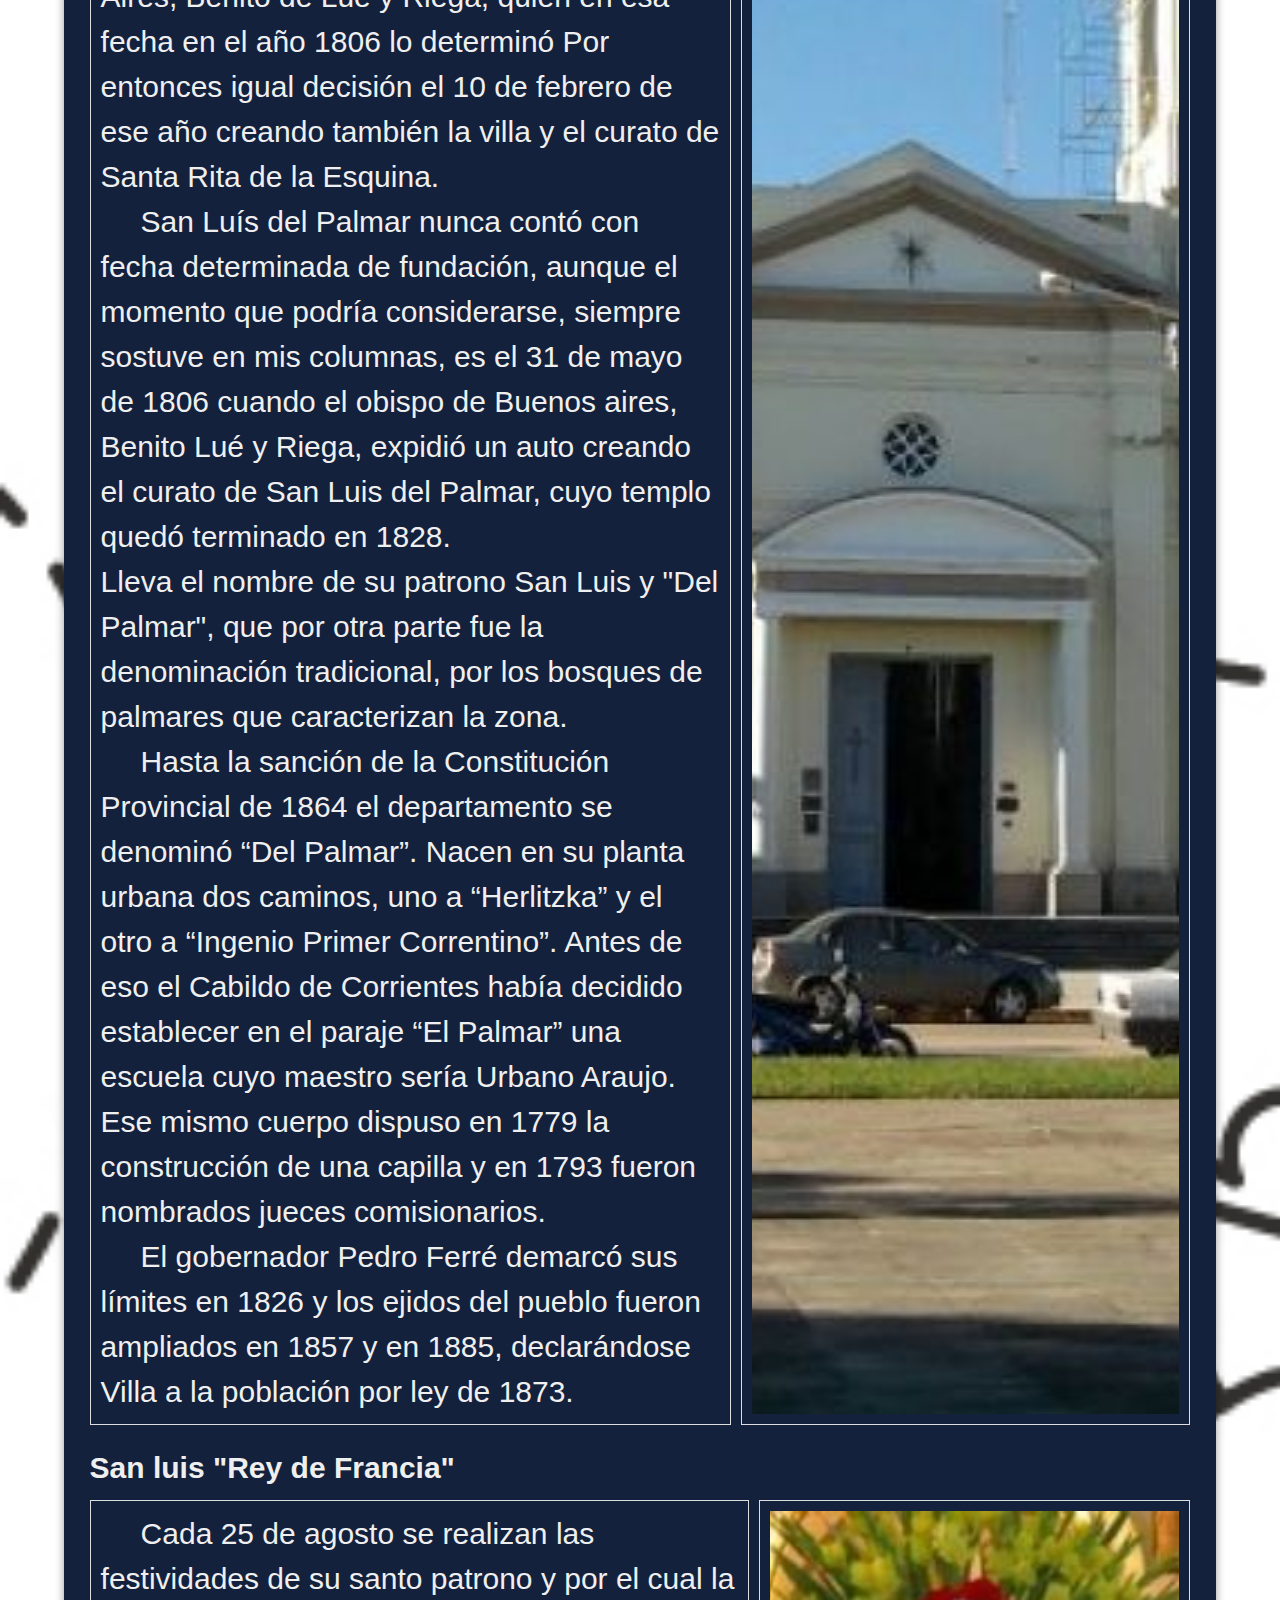
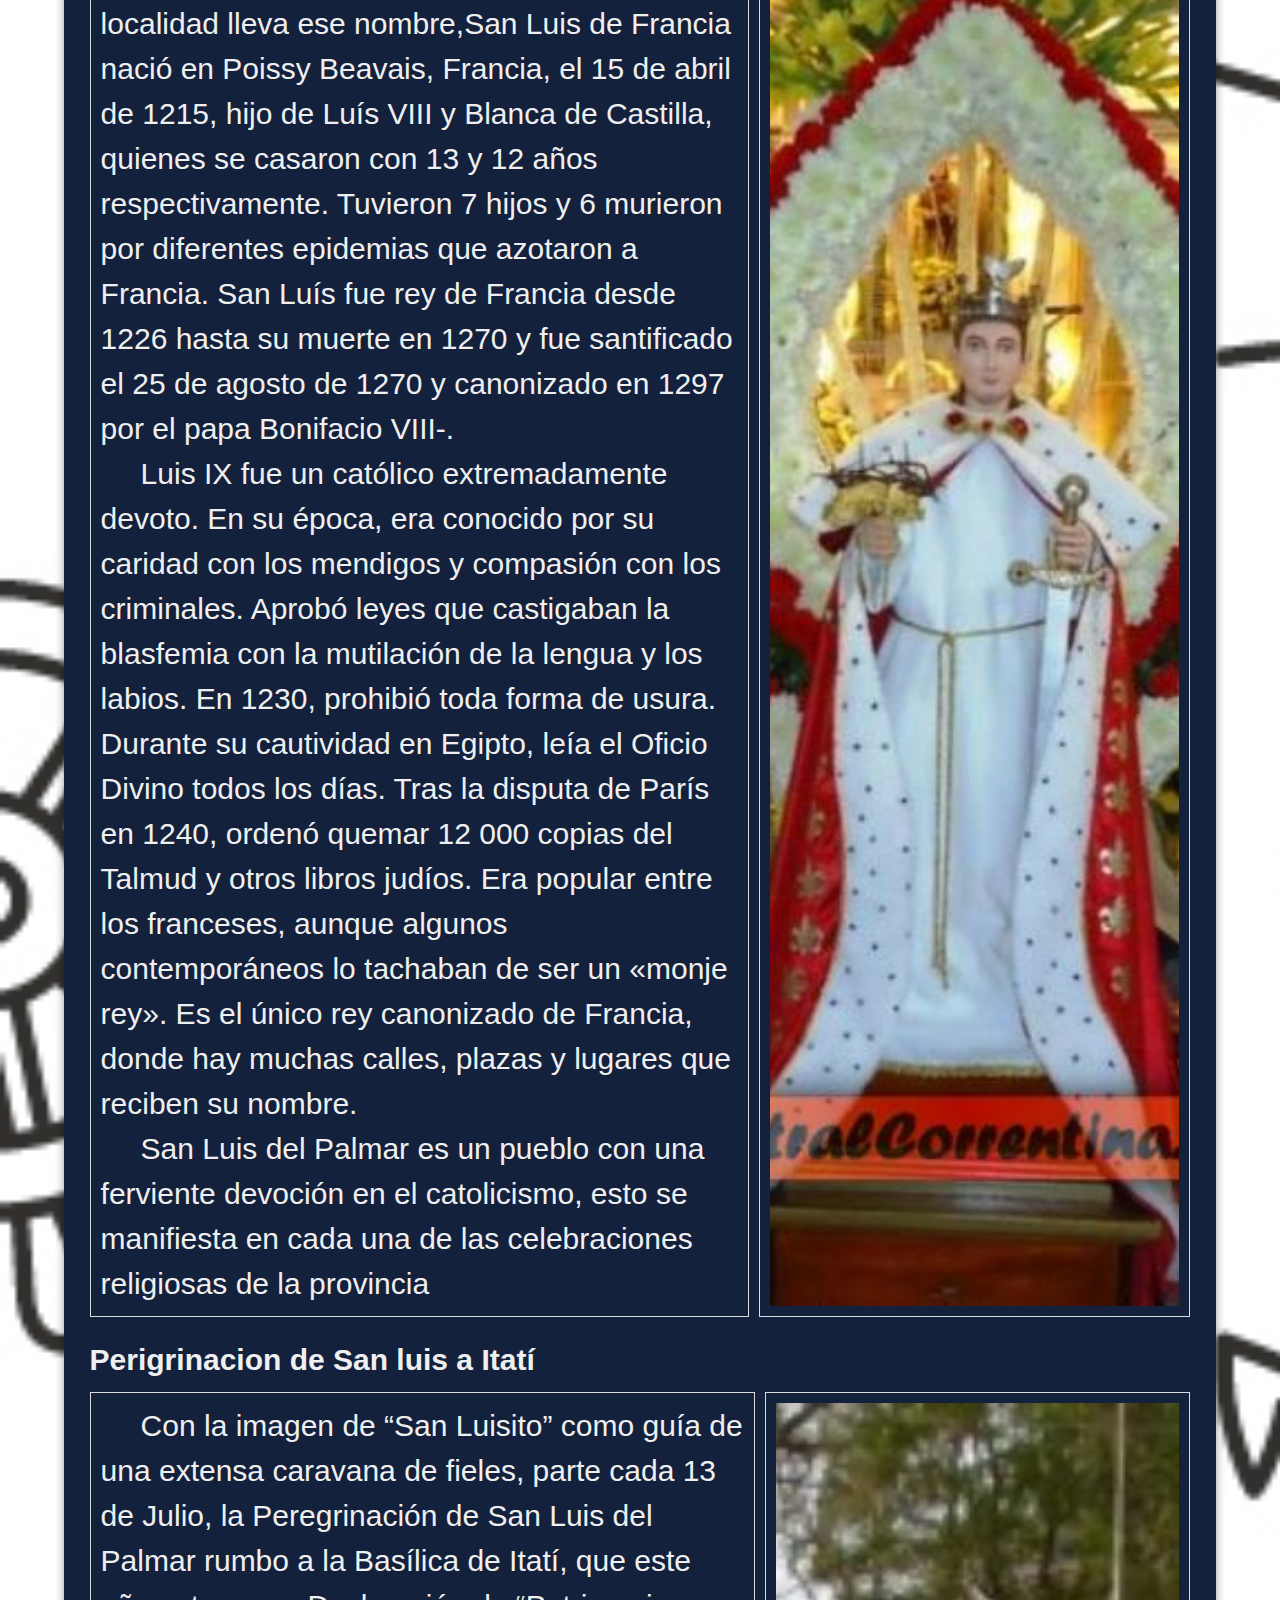
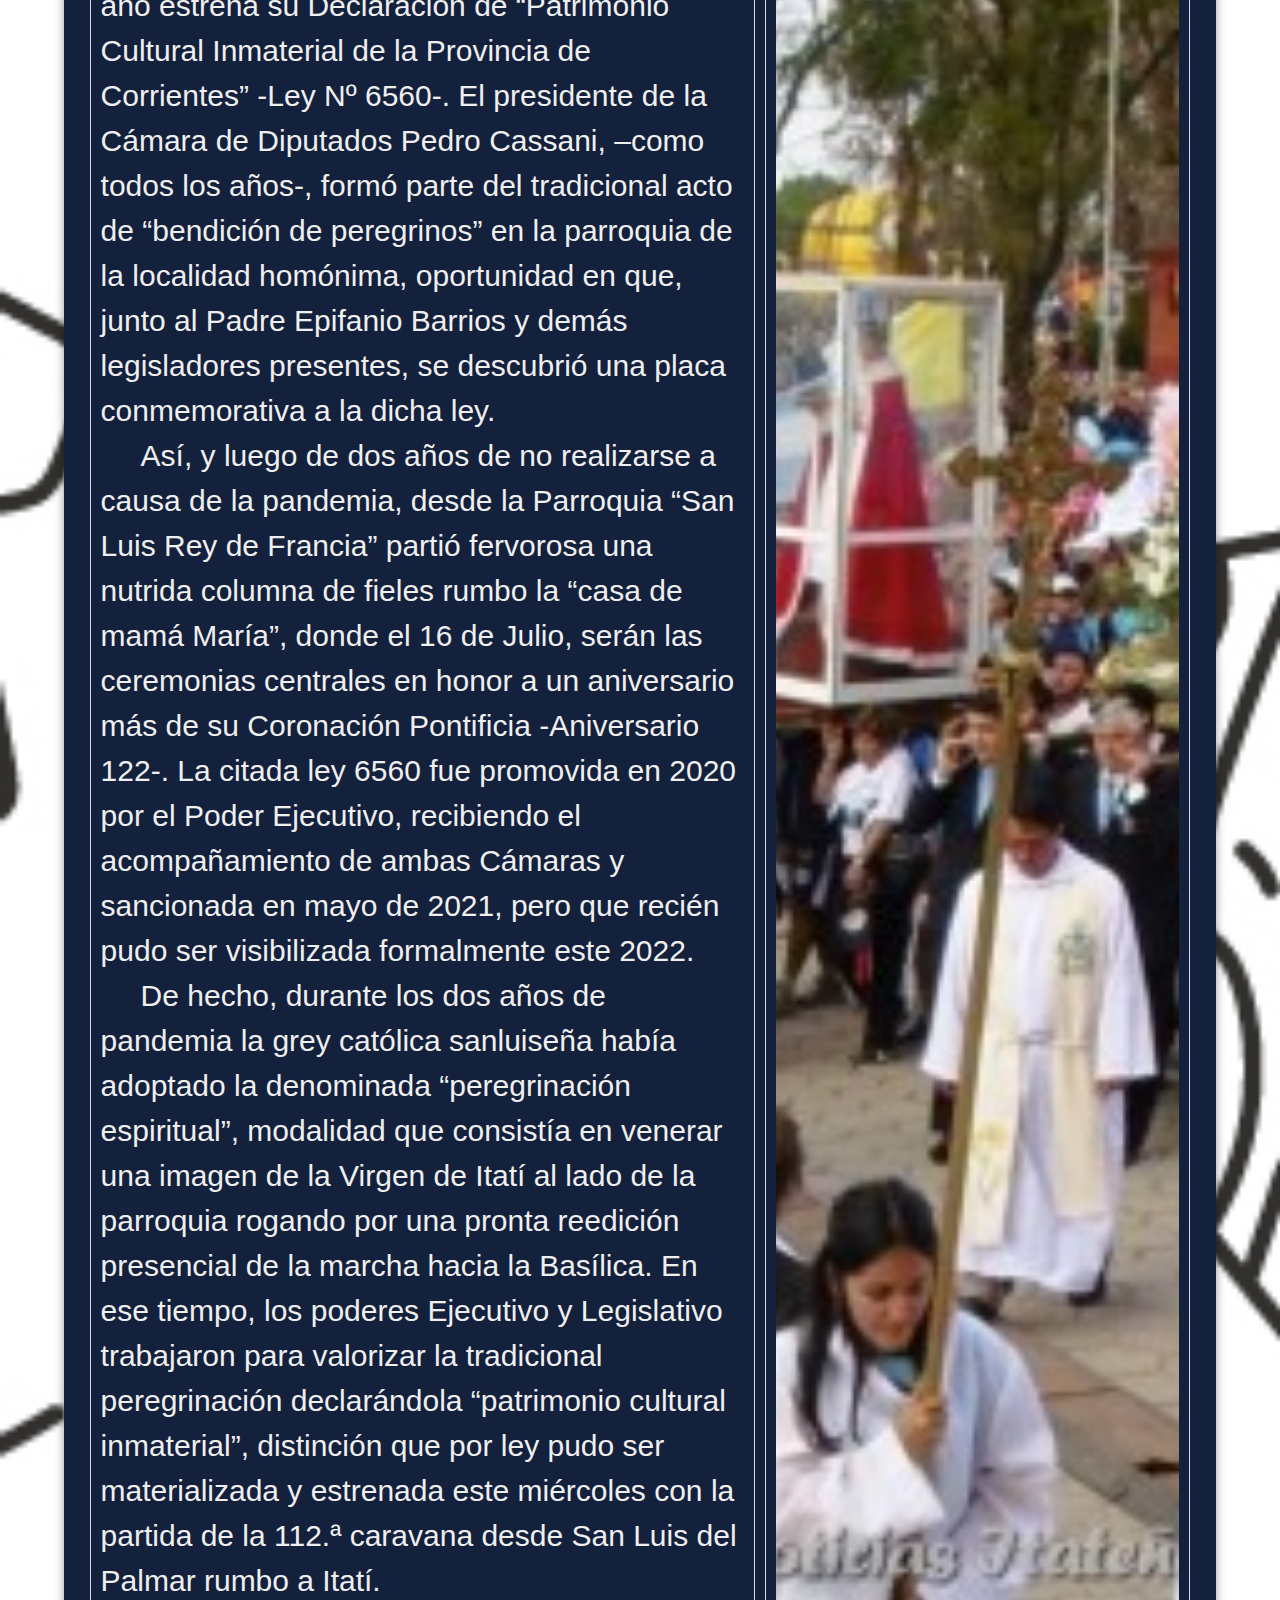
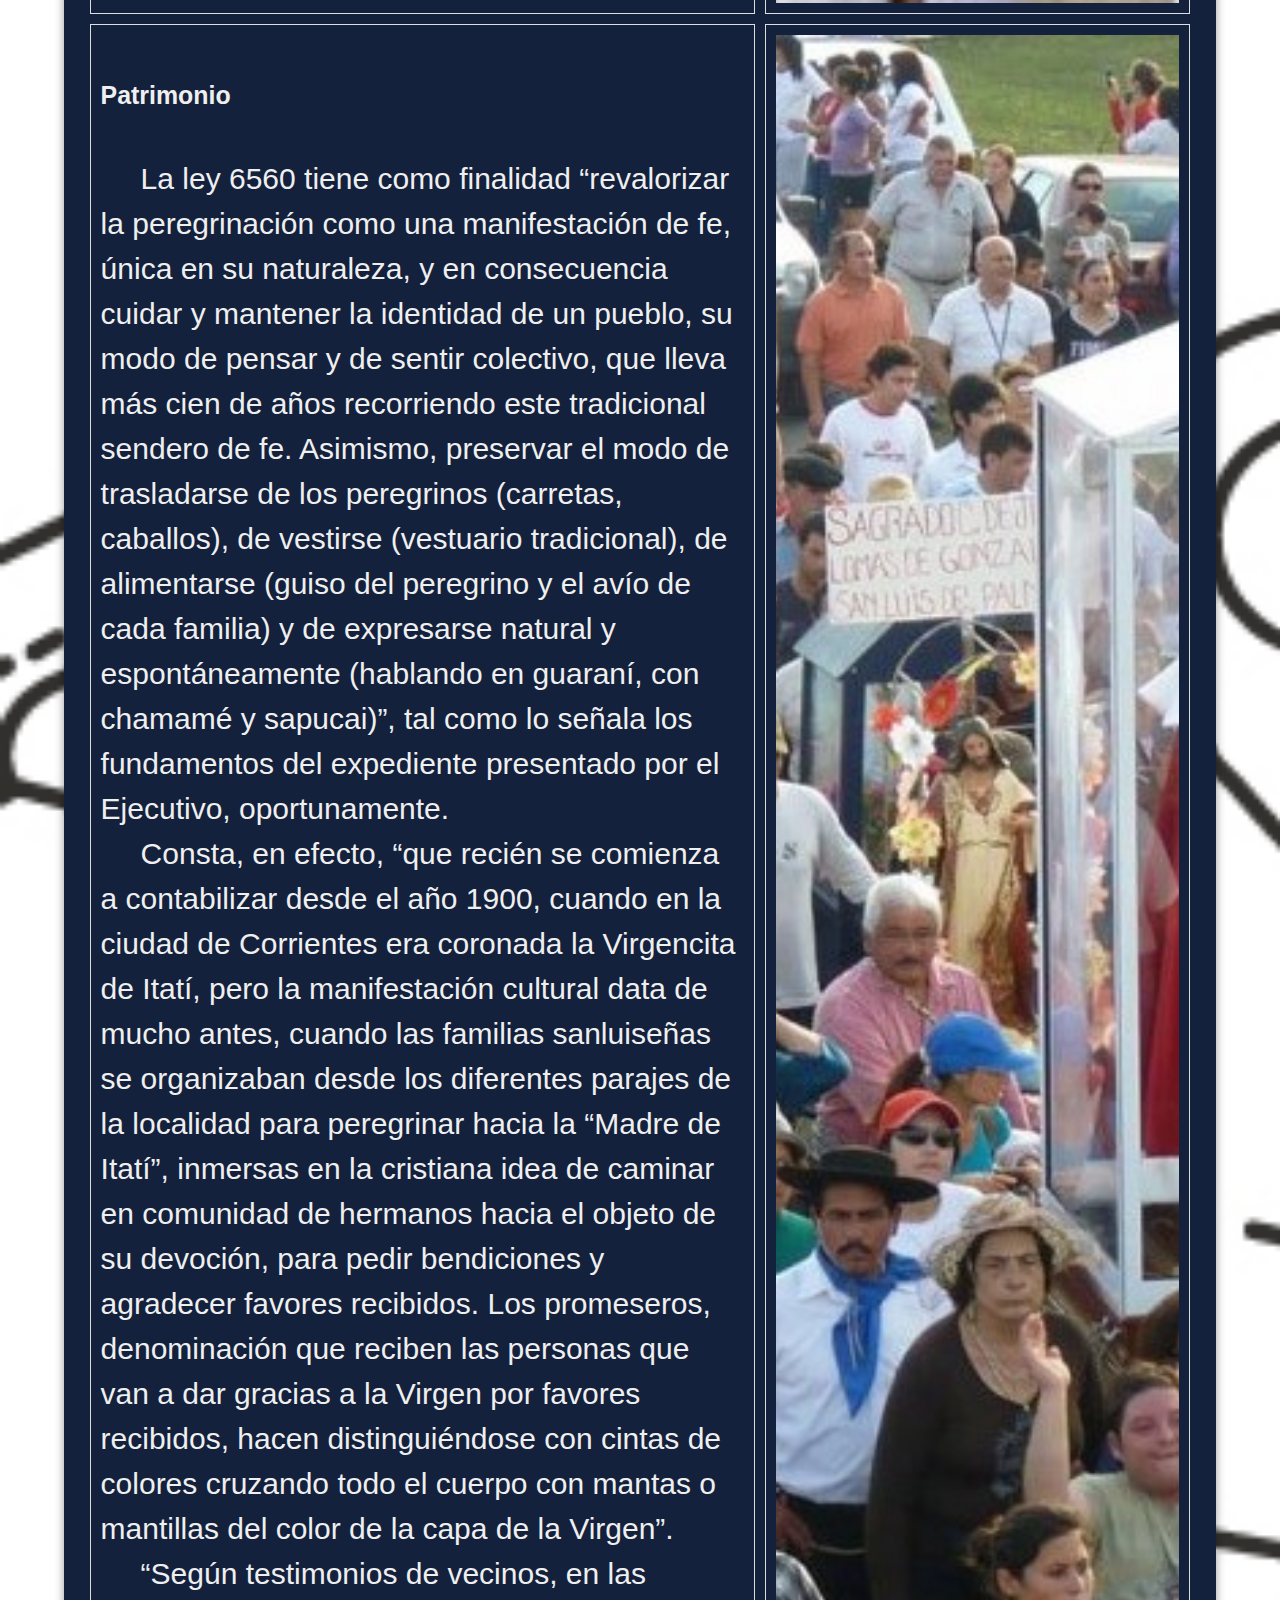
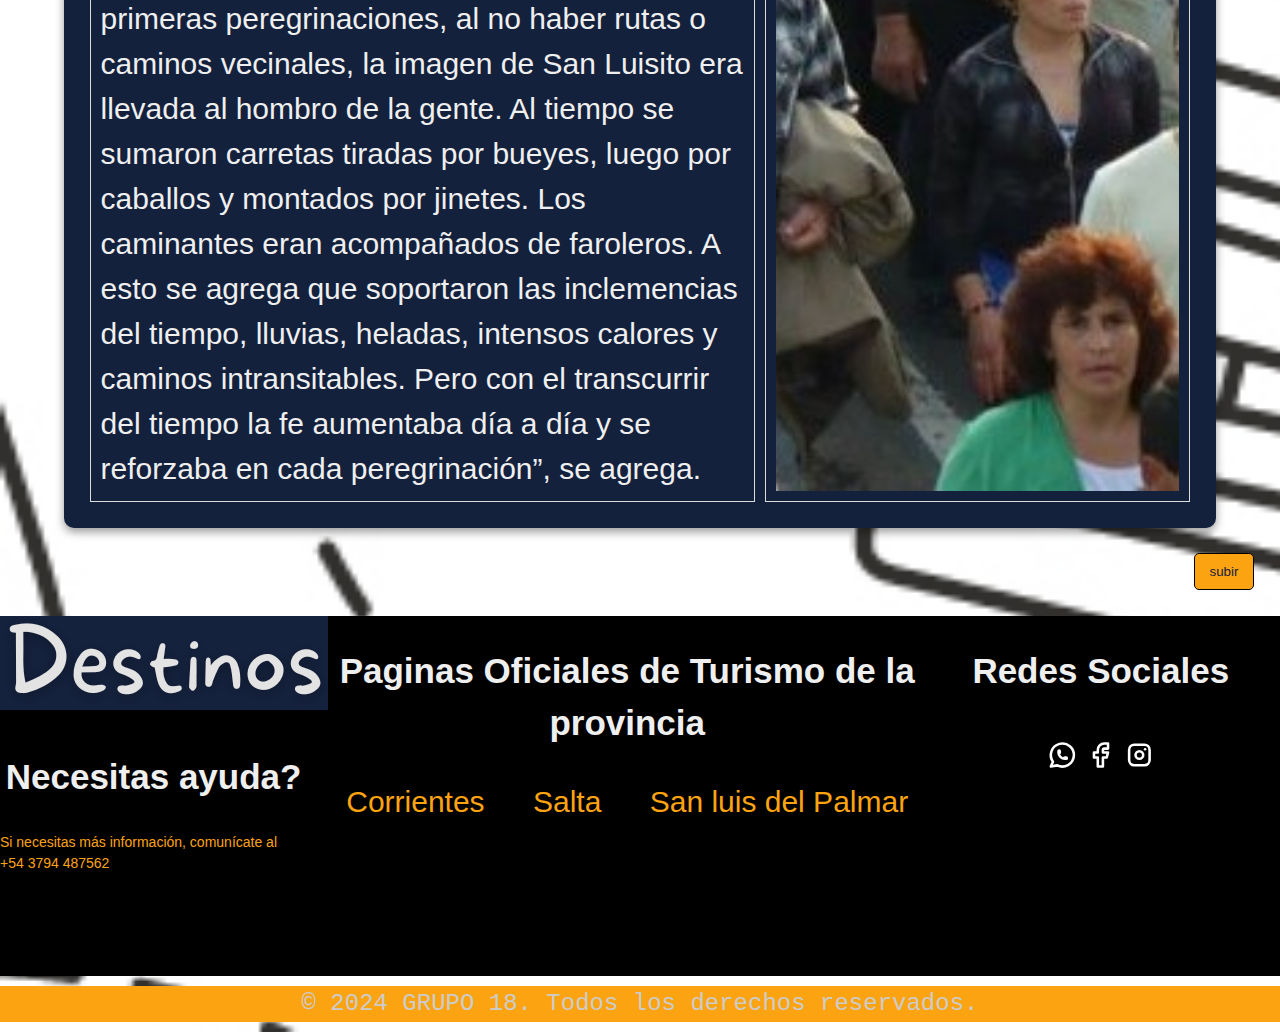
<file: templates/sanluis.html>
<!DOCTYPE html>
<html lang="en">
<head>
    <meta charset="UTF-8">
    <meta name="viewport" content="width=device-width, initial-scale=1.0">
    <title>San Luis</title>
    <!-- icono de pagina -->
    <link rel="icon" href="/templates/img/Destinos.ico">
    <!-- links de css para el navbar, footer y para la pagina en especifico -->
    <link rel="stylesheet" href="css/home.css">
      <link rel="stylesheet" href="css/footer.css">
    <link rel="stylesheet" href="css/corrientes.css">
</head>
<body>
    <h1>TURISMO PROVINCIAL</h1>
    <nav class="encabezado">
        <div class="logo"><img src="/templates/img/logo2.png" alt="logo"></div>
    </nav>
    <div class="barra">
        <table>
            <ul class="navegacion"> 
              <li class="categoria"><a href="../home.html">Inicio</a></li>
              <li class="categoria"><a href="Corrientes.html">Corrientes</a></li>
              <li class="categoria"><a href="sanluis.html">San Luis del Palmar</a></li>
              <li class="categoria"><a href="Salta.html">Salta</a></li>
            </ul> 
        </table>     
    </div>
    <div class="content">
        <h2>San Luis del Palmar</h2>
            <p class="indented"> San Luis del Palmar es una ciudad argentina, capital del departamento San Luis del Palmar, provincia de Corrientes.Actualmente es un centro urbano con bastante crecimiento tanto poblacional como edilicio, cuenta con escuelas primarias y secundaria, un hospital zonal y un centro de atención para enfermos mentales.</p>
            <p class="idented">Está muy vinculada con la Ciudad de Corrientes, puesto que dista de ella tan solo 24 kilómetros y es muy probable que en pocos años se integre al conurbano que forma el Gran Corrientes debido al gran crecimiento edilicio que presenta ese núcleo hacia esta localidad.</p>
            <p class="indented">San Luis del Palmar, tiene sus orígenes en un paisaje de abundantes palmeras que hasta podría decirse, que forma parte de ensueños como postales únicos sobre la faz de la tierra, además se ve acompañado de tupidos montes, una gran variedad de fauna y una flora muy exuberante que surge a raíz de los dos cauces de ríos que no por casualidad encierra la zona urbanizada del departamento. Dichos ríos nacen en el departamento mismo, debido a la abundancia de espejos de agua (lagunas, esteros y cañadas) que posee este territorio. Que tal vez fue el motivo que ayudó los primeros asentamientos</p>
             <p class="indented">Lo que se deduce es que lleva el nombre de San Luis en honor a la imagen de San Luis Rey de Francia y del palmar, por la gran abundancia de palmeras en todo el departamento.</p>
           
        <h2>Ubicación</h2>       
        <div class="mapa"><iframe src="https://www.google.com/maps/embed?pb=!1m18!1m12!1m3!1d14154.657242879997!2d-58.56741109709962!3d-27.510813520728888!2m3!1f0!2f0!3f0!3m2!1i1024!2i768!4f13.1!3m3!1m2!1s0x9445457fae83944b%3A0xd54c1311e7586b56!2sSan%20Luis%20del%20Palmar%2C%20Corrientes!5e0!3m2!1ses-419!2sar!4v1716698584406!5m2!1ses-419!2sar" width="800" height="600" style="border:0;" allowfullscreen="" loading="lazy" referrerpolicy="no-referrer-when-downgrade"></iframe></div>
    </div>
<br><br>
    <section class="provincias">
            <div class="bloque">
                <div class="cuadros" onclick="location.href='#Historia';">
                    <img src="../templates/img/secciones/1.jpg" alt="Historia">
                </div>
                <div class="cuadros" onclick="location.href='#turismoReligioso';">
                    <img src="/templates/img/secciones/4.jpg" alt="TurismoReligioso">
                </div>
                
            </div>
    </section>
    <br><br>
    <section id="Historia">
        <div class="content">
            <div class="contenido">
                <h3>Historia de San Luis Del Palmar</h3>
                <div class="fila">
                    <div class="columna izquierda">
                        <p class="indented">Una convención integrada por el Intendente juro la flamante Carta Orgánica que guiariá los pasos de toda la ciudadanía de San Luís del Palmar. Fijando allí la fecha fundacional de la localidad de San Luís del Palmar el 31 de mayo, basándose en antecedentes históricos indiscutibles.</p>
                        <p class="indented"> Muchas localidades de Corrientes como de otras partes de nuestra Argentina, no tienen fecha fundacional exacta, por no haber nacido las mismas a partir de un hecho concreto de decisión política formal y en cambio han tomado el día de su Patrono como el de máxima celebración anual. </p>   
                        <p class="indented"> Los estatuyentes locales han decidido celebrar su cumpleaños el 31 de Mayo, tomando como fecha la creación de la parroquia por parte del obispo de Buenos Aires, Benito de Lué y Riega, quien en esa fecha en el año 1806 lo determinó Por entonces igual decisión el 10 de febrero de ese año creando también la villa y el curato de Santa Rita de la Esquina.</p>
                        <p class="indented"> San Luís del Palmar nunca contó con fecha determinada de fundación, aunque el momento que podría considerarse, siempre sostuve en mis columnas, es el 31 de mayo de 1806 cuando el obispo de Buenos aires, Benito Lué y Riega, expidió un auto creando el curato de San Luis del Palmar, cuyo templo quedó terminado en 1828.</p>
                        <p>Lleva el nombre de su patrono San Luis y "Del Palmar", que por otra parte fue la denominación tradicional, por los bosques de palmares que caracterizan la zona.</p>  
                        <p class="indented">Hasta la sanción de la Constitución Provincial de 1864 el departamento se denominó “Del Palmar”. Nacen en su planta urbana dos caminos, uno a “Herlitzka” y el otro a “Ingenio Primer Correntino”.
                        Antes de eso el Cabildo de Corrientes había decidido establecer en el paraje “El Palmar” una escuela cuyo maestro sería Urbano Araujo. Ese mismo cuerpo dispuso en 1779 la construcción de una capilla y en 1793 fueron nombrados jueces comisionarios.</p>   
                        <p class="indented">El gobernador Pedro Ferré demarcó sus límites en 1826 y los ejidos del pueblo fueron ampliados en 1857 y en 1885, declarándose Villa a la población por ley de 1873.</p>
                    </div>
                    <div class="columna derecha">
                      <img src="../templates/img/corrientes/iglesia San luis.jpg" alt="iglesiaSanLuis">
                    </div>
                </div> 
                <section id="turismoReligioso">
                  <div class="fila">
                        <h4>San luis "Rey de Francia"</h4>
                        <div class="columna izquierda">
                            <p class="indented"> Cada 25 de agosto se realizan las festividades de su santo patrono y por el cual la localidad lleva ese nombre,San Luis de Francia nació en Poissy Beavais, Francia, el 15 de abril de 1215, hijo de Luís VIII y Blanca de Castilla, quienes se casaron con 13 y 12 años respectivamente. Tuvieron 7 hijos y 6 murieron por diferentes epidemias que azotaron a Francia. San Luís fue rey de Francia desde 1226 hasta su muerte en 1270 y fue santificado el 25 de agosto de 1270 y canonizado en 1297 por el papa Bonifacio VIII-.</p>
                            <p class="indented">Luis IX fue un católico extremadamente devoto. En su época, era conocido por su caridad con los mendigos y compasión con los criminales. Aprobó leyes que castigaban la blasfemia con la mutilación de la lengua y los labios. En 1230, prohibió toda forma de usura. Durante su cautividad en Egipto, leía el Oficio Divino todos los días. Tras la disputa de París en 1240, ordenó quemar 12 000 copias del Talmud y otros libros judíos. Era popular entre los franceses, aunque algunos contemporáneos lo tachaban de ser un «monje rey». Es el único rey canonizado de Francia, donde hay muchas calles, plazas y lugares que reciben su nombre.</p>
                            <p class="indented">San Luis del Palmar es un pueblo con una ferviente devoción en el catolicismo, esto se manifiesta en cada una de las celebraciones religiosas de la provincia </p>
                        </div>
                        <div class="columna derecha">
                            <img src="../templates/img/corrientes/sanLuisSanto.jpg" alt="iglesiaSanLuis"> 
                        </div>
             </section>
             <section>
                <div class="fila">
                    <h4>Perigrinacion de San luis a Itatí</h4>
                    <div class="columna izquierda">
                       <p class="indented"> Con la imagen de “San Luisito” como guía de una extensa caravana de fieles, parte cada 13 de Julio,  la Peregrinación de San Luis del Palmar rumbo a la Basílica de Itatí, que este año estrena su Declaración de “Patrimonio Cultural Inmaterial de la Provincia de Corrientes” -Ley Nº 6560-. El presidente de la Cámara de Diputados Pedro Cassani, –como todos los años-, formó parte del tradicional acto de “bendición de peregrinos” en la parroquia de la localidad homónima, oportunidad en que, junto al Padre Epifanio Barrios y demás legisladores presentes, se descubrió una placa conmemorativa a la dicha ley.</p>
                       <p class="indented">Así, y luego de dos años de no realizarse a causa de la pandemia, desde la Parroquia “San Luis Rey de Francia” partió fervorosa una nutrida columna de fieles rumbo  la “casa de mamá María”, donde el 16 de Julio, serán las ceremonias centrales en honor a un aniversario más de su Coronación Pontificia -Aniversario 122-.
                       La citada ley 6560 fue promovida en 2020 por el Poder Ejecutivo, recibiendo el acompañamiento de ambas Cámaras y sancionada en mayo de 2021, pero que recién pudo ser visibilizada formalmente este 2022.</p>
                       <p class="indented">De hecho, durante los dos años de pandemia la grey católica sanluiseña había adoptado la  denominada “peregrinación espiritual”, modalidad que consistía en venerar una imagen de la Virgen de Itatí al lado de la parroquia rogando por una pronta reedición presencial de la marcha hacia la Basílica. En ese tiempo, los poderes Ejecutivo y Legislativo trabajaron para valorizar la tradicional peregrinación declarándola “patrimonio cultural inmaterial”, distinción que por ley pudo ser materializada y estrenada este miércoles con la partida de la 112.ª caravana  desde San Luis del Palmar rumbo a Itatí.</p>
                    </div>
                    <div class="columna derecha">
                        <img src="../templates/img/corrientes/peregrinos3.jpg" alt="peregrinos">
                    </div>
                    <div class="columna Izquierda">
                        <h5>Patrimonio</h5>
                        <p class="indented">La ley 6560 tiene como  finalidad “revalorizar la peregrinación como una manifestación de fe, única en su naturaleza, y en consecuencia cuidar y mantener la identidad de un pueblo, su modo de pensar y de sentir colectivo, que lleva más cien de años recorriendo este tradicional sendero de fe. Asimismo, preservar el modo de trasladarse de los peregrinos (carretas, caballos), de vestirse (vestuario tradicional), de alimentarse (guiso del peregrino y el avío de cada familia)  y de expresarse natural y espontáneamente (hablando en guaraní, con chamamé y sapucai)”, tal como lo señala los fundamentos del expediente presentado por el Ejecutivo, oportunamente.</p>
                        <p class="indented">Consta, en efecto, “que recién se comienza a contabilizar desde el año 1900, cuando en la ciudad de Corrientes era coronada la Virgencita de Itatí, pero la manifestación cultural data de mucho antes, cuando las familias sanluiseñas se organizaban desde los diferentes parajes de la localidad para peregrinar hacia la “Madre de Itatí”, inmersas en la cristiana idea de caminar en comunidad de hermanos hacia el objeto de su devoción, para pedir bendiciones y agradecer favores recibidos. Los promeseros, denominación que reciben las personas que van a dar gracias a la Virgen por favores recibidos, hacen distinguiéndose con cintas de colores cruzando todo el cuerpo con mantas o mantillas del color de la capa de la Virgen”.</p>
                        <p class="indented">“Según testimonios de vecinos, en las primeras peregrinaciones, al no haber rutas o caminos vecinales, la imagen de San Luisito era llevada al hombro de la gente. Al tiempo se sumaron carretas tiradas por bueyes, luego por caballos y montados por jinetes. Los caminantes eran acompañados de faroleros. A esto se agrega que soportaron las inclemencias del tiempo, lluvias, heladas, intensos calores y caminos intransitables. Pero con el transcurrir del tiempo la fe aumentaba día a día y se reforzaba en cada peregrinación”, se agrega.</p>
                     </div>
                    <div class="columna derecha">
                        <img src="../templates/img/corrientes/peregrinos2.jpg" alt="iglesiaSanLuis"> 
                    </div>
             </section>
       </div>
    </div>   
</section>

    <div class="varios">
        <button onclick="window.location.href='/templates/sanluis.html'">subir</button>
     </div>
     <footer>
        <div class="contenidoFoter">
           <div class="filaFooter">
              <div class="columnaIzquierda">
                 <div class="logoFooter">
                       <a href="/home.html"><img  src="/templates/img/Destinos.png" alt="logo"></a>
                                <div class="otro">
                                     <a href="/home.html"> <img class="logoMovilFooter" src="/templates/img/logo2.png" alt="logoMovil"></a>
                                </div>
                            </div>
                            <section class="contenedor">
                                <div class="textoColumnaIzquierda">
                                    <h2 class="titulo">Necesitas ayuda?</h2>
                                    <p>Si necesitas más información, comunícate al</p>
                                    <p>+54 3794 487562</p>
                                </div>
                            </section>       
              </div>
                        <div class="columnaMedia">
                            <h2 class="titulo">Paginas Oficiales de Turismo de la provincia</h2>
                            <div class="infoFooter">
                                <lu class="linksFooter"><a href="https://corrientes.tur.ar/">Corrientes</a></lu>
                                <lu class="linksFooter"><a href="https://www.saltaturismo.com.ar/">Salta</a></lu>
                                <lu class="linksFooter"><a href="https://www.instagram.com/turismosanluisdelpalmar/">San luis del Palmar</a></lu>
                            </div>
                        </div>

                        <div class="columnaDerecha" >
                            <h2 class="titulo" >Redes Sociales</h2>
                            <div class="tercerColumna">
                                <div class="redesFooter">
                                    <svg xmlns="http://www.w3.org/2000/svg" width="50" height="50" viewBox="0 0 24 24" fill="none" stroke="white" stroke-width="2" stroke-linecap="round" stroke-linejoin="round" class="icon icon-tabler icons-tabler-outline icon-tabler-brand-whatsapp"><path stroke="none" d="M0 0h24v24H0z" fill="none"/><path d="M3 21l1.65 -3.8a9 9 0 1 1 3.4 2.9l-5.05 .9" /><path d="M9 10a.5 .5 0 0 0 1 0v-1a.5 .5 0 0 0 -1 0v1a5 5 0 0 0 5 5h1a.5 .5 0 0 0 0 -1h-1a.5 .5 0 0 0 0 1" /></svg>
                                    <svg xmlns="http://www.w3.org/2000/svg" width="50" height="50" viewBox="0 0 24 24" fill="none" stroke="white" stroke-width="2" stroke-linecap="round" stroke-linejoin="round" class="icon icon-tabler icons-tabler-outline icon-tabler-brand-facebook"><path stroke="none" d="M0 0h24v24H0z" fill="none"/><path d="M7 10v4h3v7h4v-7h3l1 -4h-4v-2a1 1 0 0 1 1 -1h3v-4h-3a5 5 0 0 0 -5 5v2h-3" /></svg>
                                    <svg xmlns="http://www.w3.org/2000/svg" width="50" height="50" viewBox="0 0 24 24" fill="none" stroke="white" stroke-width="2" stroke-linecap="round" stroke-linejoin="round" class="icon icon-tabler icons-tabler-outline icon-tabler-brand-instagram"><path stroke="none" d="M0 0h24v24H0z" fill="none"/><path d="M4 4m0 4a4 4 0 0 1 4 -4h8a4 4 0 0 1 4 4v8a4 4 0 0 1 -4 4h-8a4 4 0 0 1 -4 -4z" /><path d="M12 12m-3 0a3 3 0 1 0 6 0a3 3 0 1 0 -6 0" /><path d="M16.5 7.5l0 .01" /></svg>
                                </div>                                    
                            </div>
                        </div>
               </div>
           </div>
        </div>
       
    </footer> 
        <span class="copyrigth">&copy; 2024 GRUPO 18. Todos los derechos reservados.</span>
  </body>
</html>
</file>
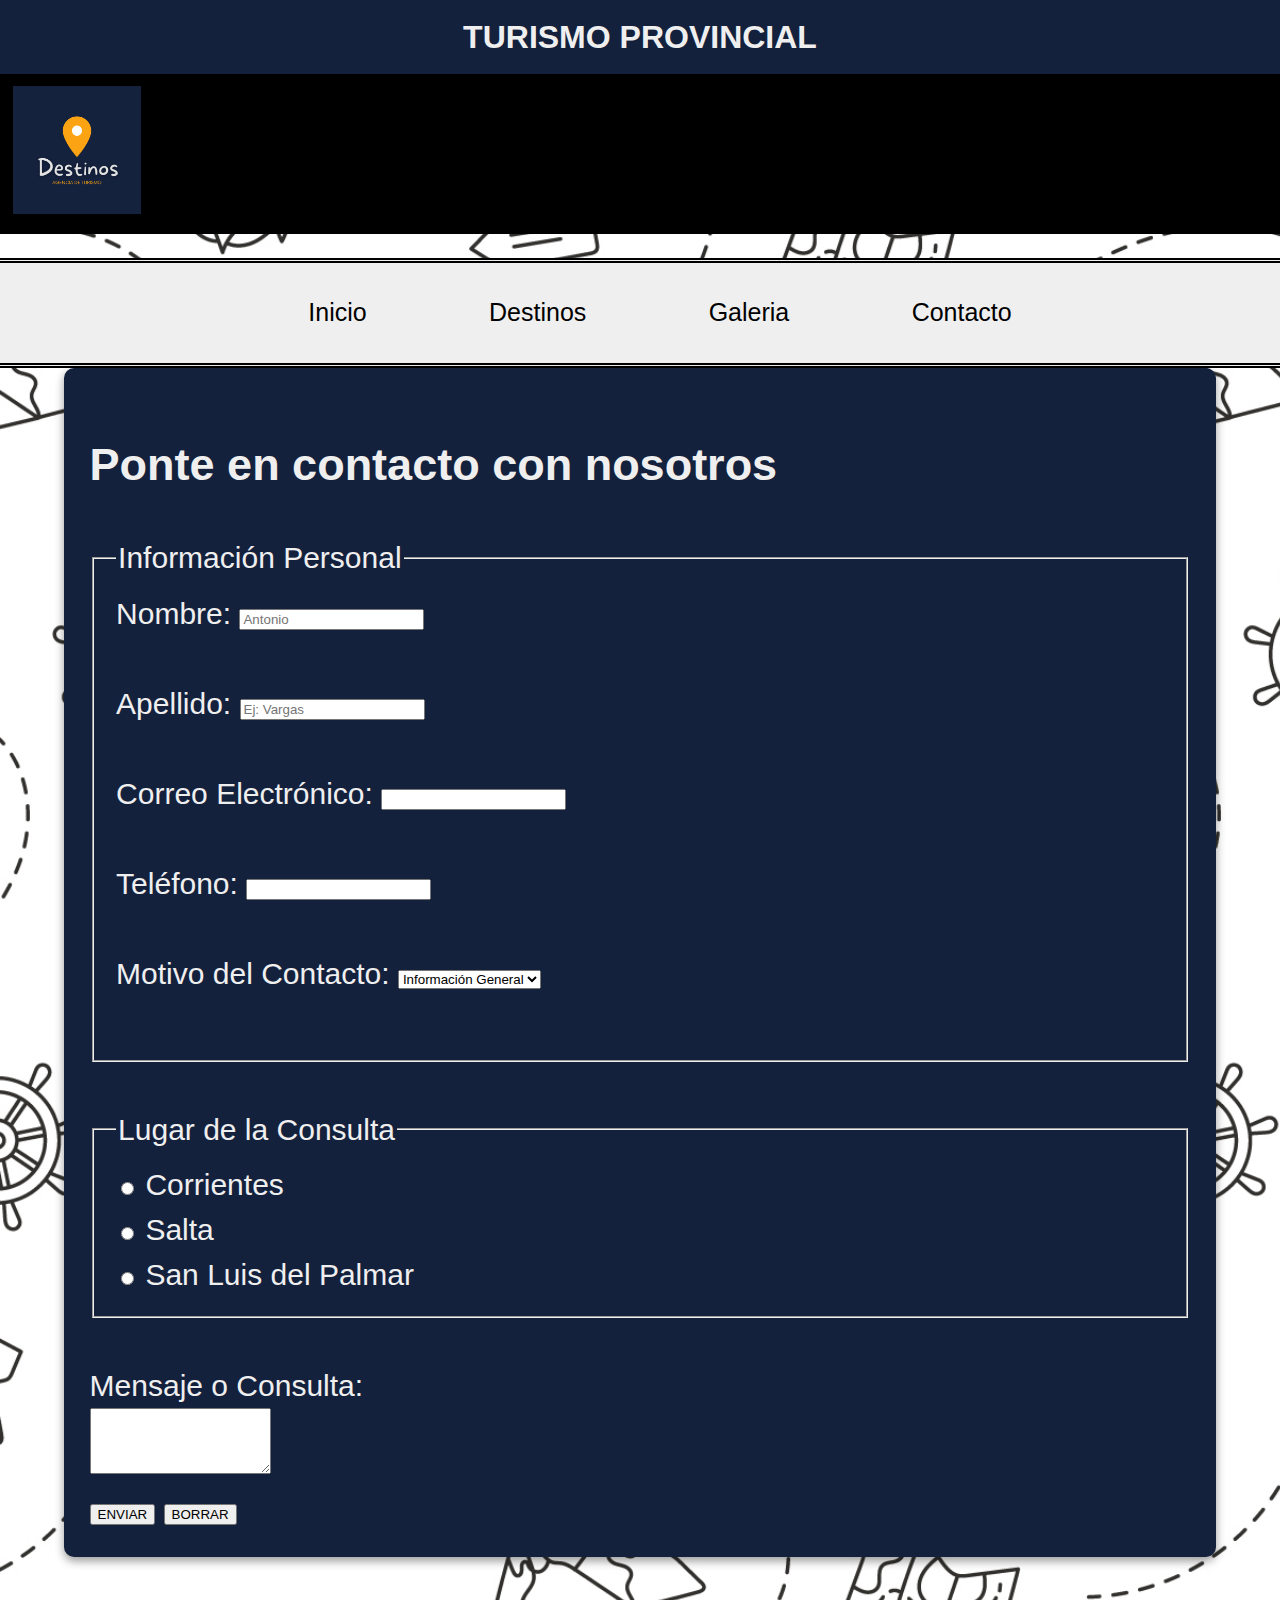
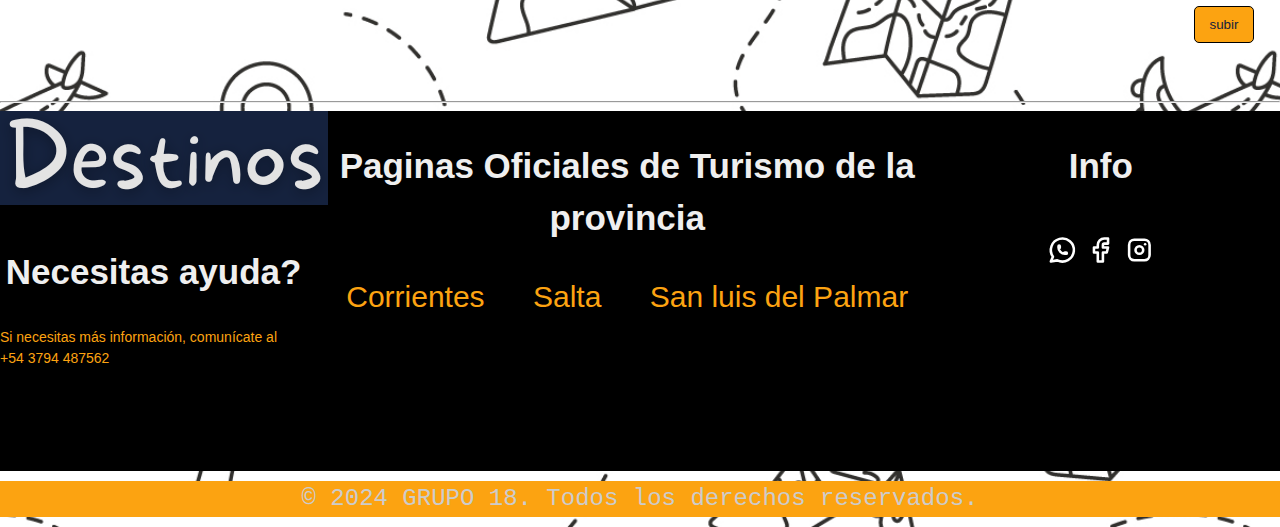
<file: templates/paginas/contacto.html>
<!DOCTYPE html>
<html lang="en">
<head>
    <meta charset="UTF-8">
    <meta name="viewport" content="width=device-width, initial-scale=1.0">
    <meta name="keywords" content="Turismo - DESTINO- San luis del palmar, Salta, Corrientes">
    <title>Contacto</title>
    <!-- seccion liks  -->
    <link rel="stylesheet" href="/templates/css/home.css">
    <link rel="stylesheet" href="/templates/css/footer.css">
    <script src="../js/formulario.js"></script>

    <title>Formulario de Contacto</title>
    <!-- link icono de la pagina -->
    <link rel="icon" href="/templates/img/Destinos.ico">
</head>
    <body>
        <h1>TURISMO PROVINCIAL</h1>
        <nav class="encabezado">
            <div class="logo"><img src="/templates/img/logo2.png" alt="logo"></div>
        </nav>
        <br>
        <div class="barra">
        <ul class="navegacion">
            <li class="categoria"><a href="/home.html">Inicio</a></li>
            <li class="categoria"><a href="../destinos.html">Destinos</a></li>
            <li class="categoria"><a href="../paginas/galeria.html">Galeria</a></li>
            <li class="categoria"><a href="../paginas/contacto.html">Contacto</a></li>
            <br>
        </ul>
    </div>
            <div class="content">
                <h2>Ponte en contacto con nosotros</h2>
                 <form action="/templates/paginas/gracias.html" method="get">
                    <fieldset>
                        <legend>Información Personal</legend>
                        <div>
                            <label for="nombre">Nombre:</label>
                            <input type="text" name="nombre" id="nombre" placeholder="Antonio" maxlength="10" required>
                        </div>
                        <br>
                        <div>
                            <label for="apellido">Apellido:</label>
                            <input type="text" name="apellido" id="apellido" placeholder="Ej: Vargas">
                        </div>
                        <br>
                        <div>
                            <label for="email">Correo Electrónico:</label>
                            <input type="email" id="email" name="email" required>
                        </div>
                        <br>
                        <div>
                            <label for="telefono">Teléfono:</label>
                            <input type="tel" id="telefono" name="telefono">
                        </div>
                    
                    <br>
                    
                        <div>
                            <label for="motivo">Motivo del Contacto:</label>
                                <select id="motivo" name="motivo" required>
                                    <option value="informacion">Información General</option>
                                    <option value="sugerencias">Sugerencias</option>
                                    <option value="otros">Otros</option>
                                </select>
                        </div>
                    <br>
                    </fieldset>
                    <br>
                    <fieldset> 
                        <legend>Lugar de la Consulta</legend>
                        <label for="corrientes">
                            <input type="radio" id="corrientes" name="lugar" value="corrientes" required> Corrientes
                        </label>
                        <br>
                        <label for="salta">
                            <input type="radio" id="salta" name="lugar" value="salta" > Salta
                        </label>
                        <br>
                        <label for="sanluis">
                            <input type="radio" id="sanluis" name="lugar" value="sanluis" > San Luis del Palmar
                        </label>
                    </fieldset>
                    <br>
                    <div>
                        <label for="mensaje">Mensaje o Consulta:</label>
                        <br>
                        <textarea id="mensaje" name="mensaje" rows="4" required></textarea>
                    </div>
                       <input type="submit" value="ENVIAR">
                       <input type="reset" value="BORRAR">
                    </div>
                </form>
            </div>
    <br>
    <div class="varios">
       <button onclick="window.location.href='contacto.html'">subir</button>
    </div>
    <section id="formulario">

    </section>
  
<br><hr>
       
       </div>
       <footer>
           <div class="contenidoFoter">
              <div class="filaFooter">
                 <div class="columnaIzquierda">
                    <div class="logoFooter">
                          <a href="home.html"><img  src="/templates/img/Destinos.png" alt="logo"></a>
                                   <div class="otro">
                                        <a href="/home.html"> <img class="logoMovilFooter" src="/templates/img/logo2.png" alt="logoMovil"></a>
                                   </div>
                               </div>
                               <section class="contenedor">
                                   <div class="textoColumnaIzquierda">
                                       <h2 class="titulo">Necesitas ayuda?</h2>
                                       <p>Si necesitas más información, comunícate al</p>
                                       <p>+54 3794 487562</p>
                                   </div>
                               </section>
                               
                 </div>
                           <div class="columnaMedia">
                               <h2 class="titulo">Paginas Oficiales de Turismo de la provincia</h2>
                               <div class="infoFooter">
                                    <lu class="linksFooter"><a href="https://corrientes.tur.ar/">Corrientes</a></lu>
                                    <lu class="linksFooter"><a href="https://www.saltaturismo.com.ar/">Salta</a></lu>
                                    <lu class="linksFooter"><a href="https://www.instagram.com/turismosanluisdelpalmar/">San luis del Palmar</a></lu>
                                </div>
                           </div>
   
                           <div class="columnaDerecha" >
                               <h2 class="titulo" >Info</h2>
                               <div class="tercerColumna">
                                   <div class="redesFooter">
                                       <svg xmlns="http://www.w3.org/2000/svg" width="50" height="50" viewBox="0 0 24 24" fill="none" stroke="white" stroke-width="2" stroke-linecap="round" stroke-linejoin="round" class="icon icon-tabler icons-tabler-outline icon-tabler-brand-whatsapp"><path stroke="none" d="M0 0h24v24H0z" fill="none"/><path d="M3 21l1.65 -3.8a9 9 0 1 1 3.4 2.9l-5.05 .9" /><path d="M9 10a.5 .5 0 0 0 1 0v-1a.5 .5 0 0 0 -1 0v1a5 5 0 0 0 5 5h1a.5 .5 0 0 0 0 -1h-1a.5 .5 0 0 0 0 1" /></svg>
                                       <svg xmlns="http://www.w3.org/2000/svg" width="50" height="50" viewBox="0 0 24 24" fill="none" stroke="white" stroke-width="2" stroke-linecap="round" stroke-linejoin="round" class="icon icon-tabler icons-tabler-outline icon-tabler-brand-facebook"><path stroke="none" d="M0 0h24v24H0z" fill="none"/><path d="M7 10v4h3v7h4v-7h3l1 -4h-4v-2a1 1 0 0 1 1 -1h3v-4h-3a5 5 0 0 0 -5 5v2h-3" /></svg>
                                       <svg xmlns="http://www.w3.org/2000/svg" width="50" height="50" viewBox="0 0 24 24" fill="none" stroke="white" stroke-width="2" stroke-linecap="round" stroke-linejoin="round" class="icon icon-tabler icons-tabler-outline icon-tabler-brand-instagram"><path stroke="none" d="M0 0h24v24H0z" fill="none"/><path d="M4 4m0 4a4 4 0 0 1 4 -4h8a4 4 0 0 1 4 4v8a4 4 0 0 1 -4 4h-8a4 4 0 0 1 -4 -4z" /><path d="M12 12m-3 0a3 3 0 1 0 6 0a3 3 0 1 0 -6 0" /><path d="M16.5 7.5l0 .01" /></svg>
                                   </div>                            
                               </div>
                           </div>
                  </div>
              </div>
           </div>
          
       </footer> 
           <span class="copyrigth">&copy; 2024 GRUPO 18. Todos los derechos reservados.</span>
   </body>
   
</html>
</file>
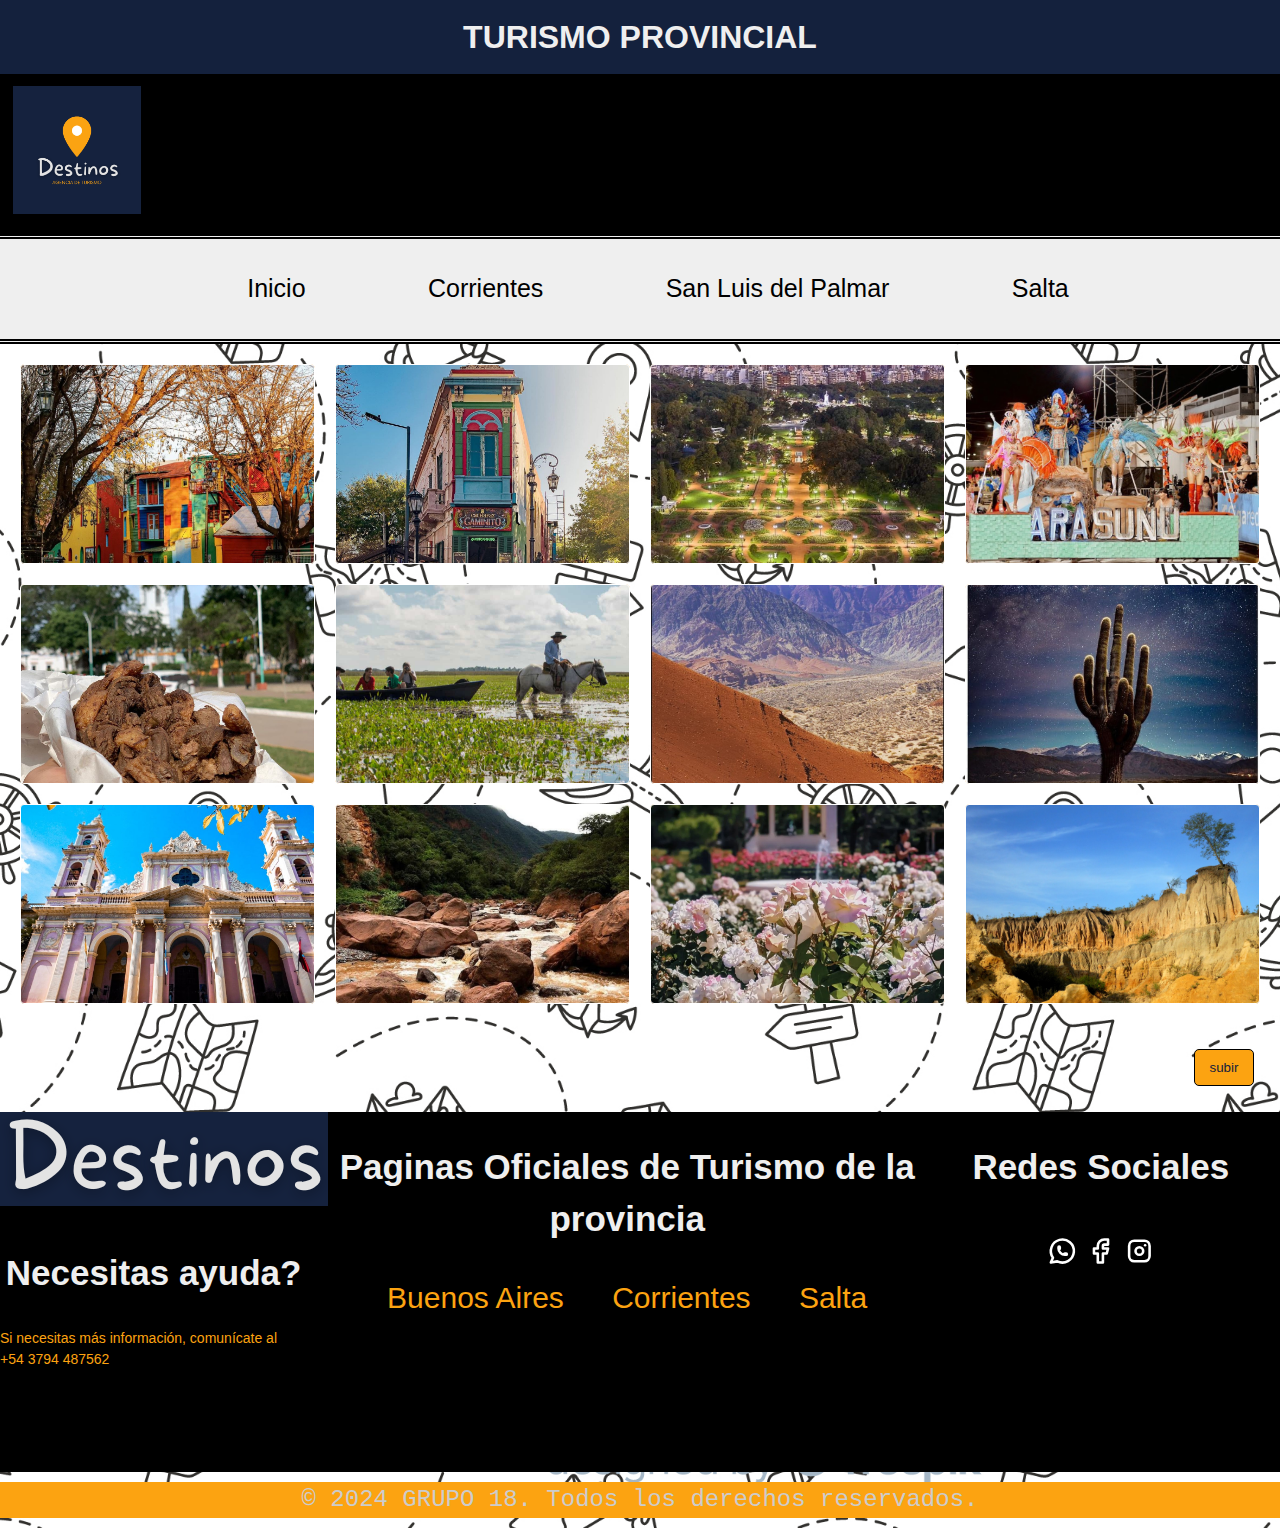
<file: templates/paginas/galeria.html>
<!DOCTYPE html>
<html lang="en">
<head>
    <meta charset="UTF-8">
    <meta name="viewport" content="width=device-width, initial-scale=1.0">
    <title>Galeria</title>
    <!-- icono de pagina -->
    <link rel="icon" href="/templates/img/Destinos.ico">
    <!-- links de css para el navbar, footer y para la pagina en especifico -->
    <link rel="stylesheet" href="../css/home.css">
        <link rel="stylesheet" href="../css/corrientes.css">
        <link rel="stylesheet" href="../css/footer.css">
        <link rel="stylesheet" href="../css/grid-galley.css">
</head>
<body>
    <h1>TURISMO PROVINCIAL</h1>
    <nav class="encabezado">
        <div class="logo"><img src="/templates/img/logo2.png" alt="logo"></div>
    </nav>
    <div class="barra">
        <table>
            <ul class="navegacion"> 
              <li class="categoria"><a href="/home.html">Inicio</a></li>
              <li class="categoria"><a href="/templates/Corrientes.html">Corrientes</a></li>
              <li class="categoria"><a href="/templates/sanluis.html">San Luis del Palmar</a></li>
              <li class="categoria"><a href="/templates/Salta.html">Salta</a></li>
            </ul> 
        </table>     
    </div>

     <div class="main"> 
       <div class="grid-container">
 
         <div class="grid-item" style=" background-image: url('/templates/img/barriolabocaba.png');"> </div>
 
         <div class="grid-item" style="background-image: url('/templates/img/barriolaboca2.png');" > </div>
 
         <div class="grid-item" style="background-image: url('/templates/img/bosquesdepalermoba.jpg');"> </div>
 
         <div class="grid-item" style="background-image: url('/templates/img/carnavalesslp.png');"> </div>
 
         <div class="grid-item" style="background-image: url('/templates/img/chicharron2.png');" > </div>
 
         <div class="grid-item" style="background-image: url('/templates/img/esterosdelibera.jpg');" > </div>
 
         <div class="grid-item" style="background-image: url('/templates/img/quebradadelasconchassalta.png');" > </div>
 
         <div class="grid-item" style="background-image: url('/templates/img/vallescalchaquies.png');"> </div>
 
         <div class="grid-item" style="background-image: url('/templates/img/ctdraldesalta.png');"> </div>
 
         <div class="grid-item" style="background-image: url('/templates/img/cascadasdealemania.png');"> </div>
 
         <div class="grid-item" style="background-image: url('/templates/img/elrosedalba.png');"> </div>
 
         <div class="grid-item" style="background-image: url('/templates/img/empedradocts.JPG');"> </div>
 
         
      </div>
        
    </div>
    <div class="varios">
        <button onclick="window.location.href='../paginas/galeria.html'">subir</button>
     </div>
     <footer>
        <div class="contenidoFoter">
           <div class="filaFooter">
              <div class="columnaIzquierda">
                 <div class="logoFooter">
                       <a href="/home.html"><img  src="/templates/img/Destinos.png" alt="logo"></a>
                                <div class="otro">
                                     <a href="/home.html"> <img class="logoMovilFooter" src="/templates/img/logo2.png" alt="logoMovil"></a>
                                </div>
                            </div>
                            <section class="contenedor">
                                <div class="textoColumnaIzquierda">
                                    <h2 class="titulo">Necesitas ayuda?</h2>
                                    <p>Si necesitas más información, comunícate al</p>
                                    <p>+54 3794 487562</p>
                                </div>
                            </section>       
              </div>
                        <div class="columnaMedia">
                            <h2 class="titulo">Paginas Oficiales de Turismo de la provincia</h2>
                            <div class="infoFooter">
                                    <lu class="linksFooter"><a href="https://turismo.buenosaires.gob.ar/es">Buenos Aires</a></lu>
                                    <lu class="linksFooter"><a href="https://corrientes.tur.ar/">Corrientes</a></lu>
                                    <lu class="linksFooter"><a href="https://www.saltaturismo.com.ar/">Salta</a></lu>
                            </div>
                        </div>

                        <div class="columnaDerecha" >
                            <h2 class="titulo" >Redes Sociales</h2>
                            <div class="tercerColumna">
                                <div class="redesFooter">
                                    <svg xmlns="http://www.w3.org/2000/svg" width="50" height="50" viewBox="0 0 24 24" fill="none" stroke="white" stroke-width="2" stroke-linecap="round" stroke-linejoin="round" class="icon icon-tabler icons-tabler-outline icon-tabler-brand-whatsapp"><path stroke="none" d="M0 0h24v24H0z" fill="none"/><path d="M3 21l1.65 -3.8a9 9 0 1 1 3.4 2.9l-5.05 .9" /><path d="M9 10a.5 .5 0 0 0 1 0v-1a.5 .5 0 0 0 -1 0v1a5 5 0 0 0 5 5h1a.5 .5 0 0 0 0 -1h-1a.5 .5 0 0 0 0 1" /></svg>
                                    <svg xmlns="http://www.w3.org/2000/svg" width="50" height="50" viewBox="0 0 24 24" fill="none" stroke="white" stroke-width="2" stroke-linecap="round" stroke-linejoin="round" class="icon icon-tabler icons-tabler-outline icon-tabler-brand-facebook"><path stroke="none" d="M0 0h24v24H0z" fill="none"/><path d="M7 10v4h3v7h4v-7h3l1 -4h-4v-2a1 1 0 0 1 1 -1h3v-4h-3a5 5 0 0 0 -5 5v2h-3" /></svg>
                                    <svg xmlns="http://www.w3.org/2000/svg" width="50" height="50" viewBox="0 0 24 24" fill="none" stroke="white" stroke-width="2" stroke-linecap="round" stroke-linejoin="round" class="icon icon-tabler icons-tabler-outline icon-tabler-brand-instagram"><path stroke="none" d="M0 0h24v24H0z" fill="none"/><path d="M4 4m0 4a4 4 0 0 1 4 -4h8a4 4 0 0 1 4 4v8a4 4 0 0 1 -4 4h-8a4 4 0 0 1 -4 -4z" /><path d="M12 12m-3 0a3 3 0 1 0 6 0a3 3 0 1 0 -6 0" /><path d="M16.5 7.5l0 .01" /></svg>
                                </div>                                    
                            </div>
                        </div>
               </div>
           </div>
        </div>
       
    </footer> 
    <span class="copyrigth">&copy; 2024 GRUPO 18. Todos los derechos reservados.</span>
</body>
</html>
</file>
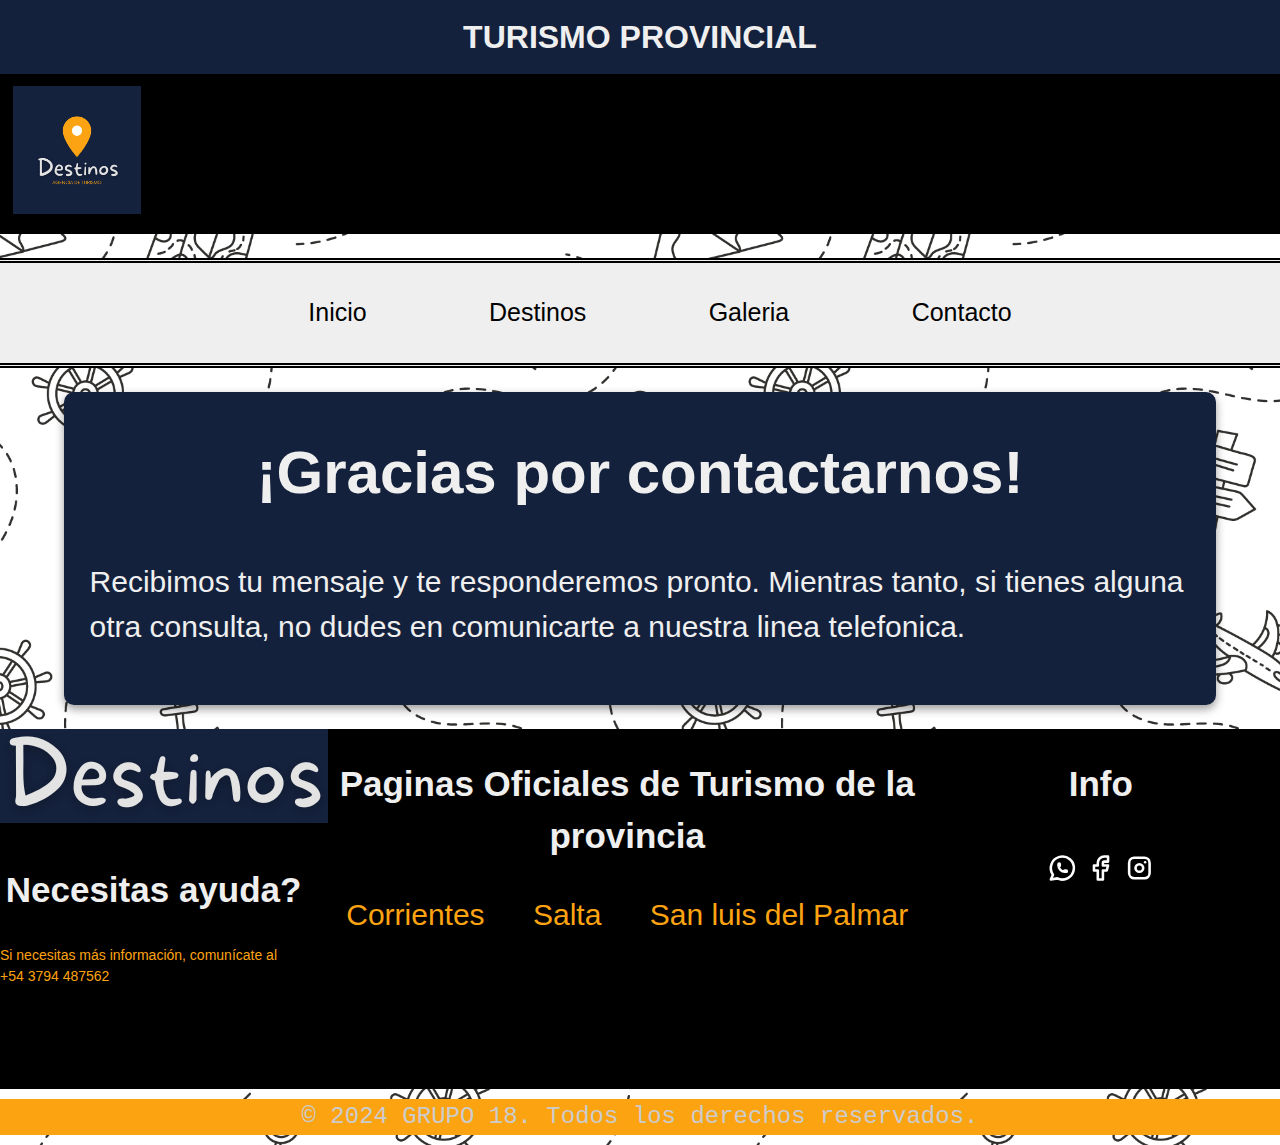
<file: templates/paginas/gracias.html>
<!DOCTYPE html>
<html lang="en">
<head>
    <meta charset="UTF-8">
    <meta name="viewport" content="width=device-width, initial-scale=1.0">
    <meta name="keywords" content="Turismo - DESTINO- San luis del palmar, Salta, Corrientes">
    <title>Agradecimiento</title>
    <!-- seccion liks  -->
    <link rel="stylesheet" href="/templates/css/home.css">
    <link rel="stylesheet" href="/templates/css/footer.css">
    <script src="../js/formulario.js"></script>

    <title>Formulario de Contacto</title>
    <!-- link icono de la pagina -->
    <link rel="icon" href="/templates/img/Destinos.ico">
</head>
    <body>
        <h1>TURISMO PROVINCIAL</h1>
        <nav class="encabezado">
            <div class="logo"><img src="/templates/img/logo2.png" alt="logo"></div>
        </nav>
        <br>
        <div class="barra">
        <ul class="navegacion">
            <li class="categoria"><a href="/home.html">Inicio</a></li>
            <li class="categoria"><a href="../destinos.html">Destinos</a></li>
            <li class="categoria"><a href="../paginas/galeria.html">Galeria</a></li>
            <li class="categoria"><a href="../paginas/contacto.html">Contacto</a></li>
            <br>
        </ul>
    </div>
    <br>
    <div class="content">
        <h1>¡Gracias por contactarnos!</h1>
        <p>Recibimos tu mensaje y te responderemos pronto. Mientras tanto, si tienes alguna otra consulta, no dudes en comunicarte a nuestra linea telefonica.</p>
    </div>
     <br>
</div>
<footer>
    <div class="contenidoFoter">
       <div class="filaFooter">
          <div class="columnaIzquierda">
             <div class="logoFooter">
                   <a href="home.html"><img  src="/templates/img/Destinos.png" alt="logo"></a>
                            <div class="otro">
                                 <a href="/home.html"> <img class="logoMovilFooter" src="/templates/img/logo2.png" alt="logoMovil"></a>
                            </div>
                        </div>
                        <section class="contenedor">
                            <div class="textoColumnaIzquierda">
                                <h2 class="titulo">Necesitas ayuda?</h2>
                                <p>Si necesitas más información, comunícate al</p>
                                <p>+54 3794 487562</p>
                            </div>
                        </section>
                        
          </div>
                    <div class="columnaMedia">
                        <h2 class="titulo">Paginas Oficiales de Turismo de la provincia</h2>
                        <div class="infoFooter">
                            <lu class="linksFooter"><a href="https://corrientes.tur.ar/">Corrientes</a></lu>
                            <lu class="linksFooter"><a href="https://www.saltaturismo.com.ar/">Salta</a></lu>
                            <lu class="linksFooter"><a href="https://www.instagram.com/turismosanluisdelpalmar/">San luis del Palmar</a></lu>
                        </div>
                    </div>

                    <div class="columnaDerecha" >
                        <h2 class="titulo" >Info</h2>
                        <div class="tercerColumna">
                            <div class="redesFooter">
                                <svg xmlns="http://www.w3.org/2000/svg" width="50" height="50" viewBox="0 0 24 24" fill="none" stroke="white" stroke-width="2" stroke-linecap="round" stroke-linejoin="round" class="icon icon-tabler icons-tabler-outline icon-tabler-brand-whatsapp"><path stroke="none" d="M0 0h24v24H0z" fill="none"/><path d="M3 21l1.65 -3.8a9 9 0 1 1 3.4 2.9l-5.05 .9" /><path d="M9 10a.5 .5 0 0 0 1 0v-1a.5 .5 0 0 0 -1 0v1a5 5 0 0 0 5 5h1a.5 .5 0 0 0 0 -1h-1a.5 .5 0 0 0 0 1" /></svg>
                                <svg xmlns="http://www.w3.org/2000/svg" width="50" height="50" viewBox="0 0 24 24" fill="none" stroke="white" stroke-width="2" stroke-linecap="round" stroke-linejoin="round" class="icon icon-tabler icons-tabler-outline icon-tabler-brand-facebook"><path stroke="none" d="M0 0h24v24H0z" fill="none"/><path d="M7 10v4h3v7h4v-7h3l1 -4h-4v-2a1 1 0 0 1 1 -1h3v-4h-3a5 5 0 0 0 -5 5v2h-3" /></svg>
                                <svg xmlns="http://www.w3.org/2000/svg" width="50" height="50" viewBox="0 0 24 24" fill="none" stroke="white" stroke-width="2" stroke-linecap="round" stroke-linejoin="round" class="icon icon-tabler icons-tabler-outline icon-tabler-brand-instagram"><path stroke="none" d="M0 0h24v24H0z" fill="none"/><path d="M4 4m0 4a4 4 0 0 1 4 -4h8a4 4 0 0 1 4 4v8a4 4 0 0 1 -4 4h-8a4 4 0 0 1 -4 -4z" /><path d="M12 12m-3 0a3 3 0 1 0 6 0a3 3 0 1 0 -6 0" /><path d="M16.5 7.5l0 .01" /></svg>
                            </div>                            
                        </div>
                    </div>
           </div>
       </div>
    </div>
   
</footer> 
    <span class="copyrigth">&copy; 2024 GRUPO 18. Todos los derechos reservados.</span>
</body>

</html>
</file>
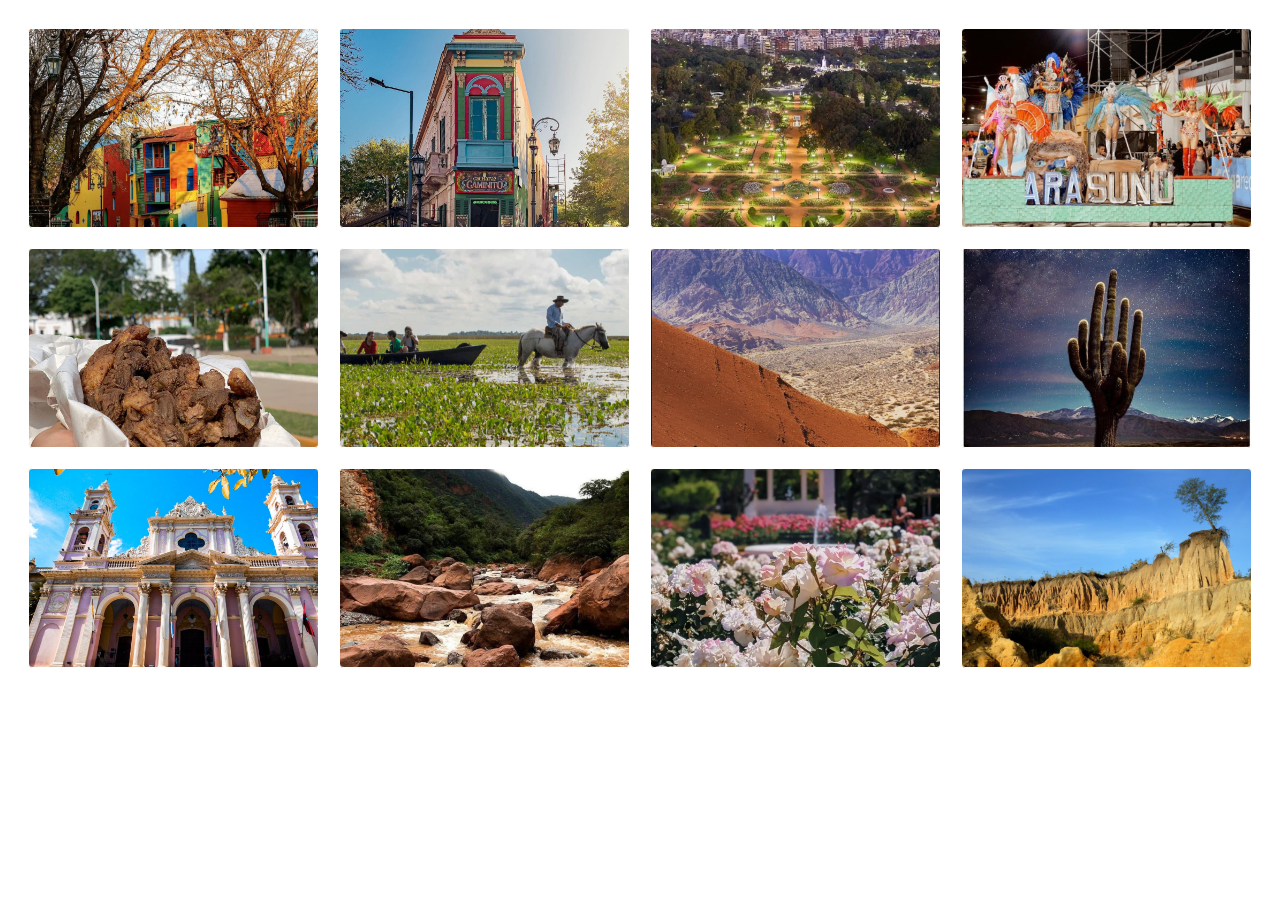
<file: templates/paginas/grid-gallery.html>
<!DOCTYPE html>
<html lang="en"> 
<head> 
    <meta charset="UTF-8">
    <meta name="viewport"
    content="width=device-width,initial-scale=1.0">
    <title>Grid gallery</title>
  <link rel="stylesheet" href="../css/grid-galley.css" />
  

</head>
<body>
    <div class="grid-container">

        <div class="grid-item" style=" background-image: url('/templates/img/barriolabocaba.png');"> </div>

        <div class="grid-item" style="background-image: url('/templates/img/barriolaboca2.png');" > </div>

        <div class="grid-item" style="background-image: url('/templates/img/bosquesdepalermoba.jpg');"> </div>

        <div class="grid-item" style="background-image: url('/templates/img/carnavalesslp.png');"> </div>

        <div class="grid-item" style="background-image: url('/templates/img/chicharron2.png');" > </div>

        <div class="grid-item" style="background-image: url('/templates/img/esterosdelibera.jpg');" > </div>

        <div class="grid-item" style="background-image: url('/templates/img/quebradadelasconchassalta.png');" > </div>

        <div class="grid-item" style="background-image: url('/templates/img/vallescalchaquies.png');"> </div>

        <div class="grid-item" style="background-image: url('/templates/img/ctdraldesalta.png');"> </div>

        <div class="grid-item" style="background-image: url('/templates/img/cascadasdealemania.png');"> </div>

        <div class="grid-item" style="background-image: url('/templates/img/elrosedalba.png');"> </div>

        <div class="grid-item" style="background-image: url('/templates/img/empedradocts.JPG');"> </div>

        
    </div>
</body>
</html>
</file>
<file: templates/css/index.css>
* {
    margin: 0;
    padding: 0;
    box-sizing: border-box;
}

body {
    display: flex;
    justify-content: center;
    align-items: center;
    height: 100vh;
    background-image: url(/templates/img/3731533_1971537.jpg);
    /* background-color: #14213d; */
    font-family: Arial, sans-serif;
}

.Bienvenido-container {
    text-align: center;
    padding: 2rem;
    background: #fff;
    border-radius: 10px;
    box-shadow: 0 0 10px rgba(0, 0, 0, 0.1);
    border: 2px solid #000;
}

.Bienvenido-container h1 {
    font-size: 2.5rem;
    color: #333;
}

h2{
    font-size: 75px;
    font-family: 'Franklin Gothic Medium', 'Arial Narrow', Arial, sans-serif;
}

a {
    color: inherit;
    text-decoration: none;
}

.btn {
    display: inline-block;
    margin-top: 1rem;
    padding: 1rem 2rem;
    background-color: #14213d;
    color: #fca311;
    font-size: 1.2rem;
    border: none;
    border-radius: 5px;
    cursor: pointer;
    transition: background-color 0.3s;
}

.btn:hover {
    background-color: #e5e5e5;
    border: 1px solid #000000;
    color:#14213d
}


/* Estilos para dispositivos pequeños (móviles) */
@media (max-width: 600px) {
    .Bienvenido-container {
        padding: 1rem;
        border-radius: 5px;
    }

    .Bienvenido-container h1 {
        font-size: 1.5rem;
    }

    h2 {
        font-size: 2rem;
    }

    .btn {
        padding: 0.5rem 1rem;
        font-size: 1rem;
    }
}

/* Estilos para dispositivos medianos (tabletas) */
@media (min-width: 601px) and (max-width: 1024px) {
    .Bienvenido-container {
        padding: 1.5rem;
        border-radius: 8px;
    }

    .Bienvenido-container h1 {
        font-size: 2rem;
    }

    h2 {
        font-size: 3rem;
    }

    .btn {
        padding: 0.75rem 1.5rem;
        font-size: 1.1rem;
    }
}

/* Estilos para dispositivos grandes (escritorios) */
@media (min-width: 1025px) {
    .Bienvenido-container {
        padding: 2rem;
        border-radius: 10px;
    }

    .Bienvenido-container h1 {
        font-size: 2.5rem;
    }

    h2 {
        font-size: 75px;
    }

    .btn {
        padding: 1rem 2rem;
        font-size: 1.2rem;
    }
}
</file>
<file: templates/css/home.css>
body {
    width: 100%;
    background-image: url(/templates/img/3731533_1971537.jpg);
    background-size: cover;
    background-repeat: no-repeat;
    padding: 0;
    margin: 0;
    font-family: 'Segoe UI', Tahoma, Geneva, Verdana, sans-serif;
    line-height: 1.5;
}

.content {
    margin-left: 5%;
    margin-right: 5%;
    background-color: #14213D;
    color: #efefef;
    border-radius: 10px;
    font-size: 30px;
    padding: 2%;
    display: block;
    justify-content: center;
    box-shadow: 0px 4px 10px rgba(0, 0, 0, 0.4);
}

nav {
    width: 100%;
    height: 40%;
    background-color: #000000;
}

h1 {
    color: #efefef;
    display: flex;
    justify-content: center;
    background-color: #14213D;
    margin: 0;
    padding: 1% 0;
}

.logo img {
    height: 10%;
    width: 10%;
    margin: 1%;
}

.barra {
    background-color: #efefef;
    display: flex;
    justify-content: center;
    border-top: 5px double #000000;
    border-bottom: 5px double #000000;
    padding: 10px 0;
}

.navegacion {
    width: 80%;
    display: flex;
    justify-content: center;
    align-items: center;
    color: #000000;
}

.categoria {
    display: block;
    justify-content: center;
    margin: 0 5%;
    font-size: 25px;
    padding: 5px 10px;
    border-radius: 5px;
    transition: background-color 0.3s ease, color 0.3s ease;
}

a {
    text-decoration: none;
    color: inherit;
    cursor: pointer;
}

a:visited {
    text-decoration: none;
    color: inherit;
}

.categoria:hover {
    background-color: #FCA311;
    color: #000000;
}

.copyrigth {
    height: 25px;
    display: flex;
    justify-content: center;
    margin: 10px 0;
    font-size: 14px;
    color: #ccc;
}

.imagenEncabezado {
    width: 100%;
    height: auto;
    display: flex;
    justify-content: center;
    align-items: center;
}

.imagenEncabezado img {
    width: 90%;
    max-width: 1200px;
    border-radius: 10px;
    box-shadow: 0 4px 10px rgba(0, 0, 0, 0.5);
}

.desplegar {
    position: absolute;
    bottom: 20px;
    left: 50%;
    transform: translateX(-50%);
    width: 150px;
    height: 40px;
    border: 2px solid #333;
    border-radius: 5px;
    background-color: #fff;
    transition: background-color 0.3s, color 0.3s;
    text-decoration: none;
    color: #333;
    display: flex;
    justify-content: center;
    align-items: center;
    z-index: 9999;
    font-weight: bold;
    cursor: pointer;
}

.desplegar:hover {
    background-color: #333;
    color: #fff;
}

.varios {
    display: flex;
    justify-content: flex-end;
    margin: 2%;
}

.varios button {
    color: #14213D;
    padding: 10px 15px;
    border: 1px solid #000000;
    border-radius: 5px;
    background-color: #FCA311;
    margin-left: 1%;
    transition: background-color 0.3s ease, color 0.3s ease;
    cursor: pointer;
}

.varios button:hover {
    background-color: #14213D;
    color: #FCA311;
}
.galleria {
    display: flex;
    flex-wrap: wrap;
    justify-content: space-around;
    gap: 20px;
    margin-top: 20px;
}

.imagen-grupo {
    flex: 1 1 30%;
    /* background-color: #f9f9f9; */
    padding: 10px;
    border-radius: 10px;
    box-shadow: 0 2px 8px rgba(0,0,0,0.1);
    max-width: 32%;
}

.imagen-grupo img {
    width: 100%;
    height: auto;
    border-radius: 8px;
    margin-top: 10px;
}

.mapa iframe {
    width: 100%;
    height: 300px;
    border: none;
    border-radius: 8px;
}
</file>
<file: templates/css/footer.css>
/* Footer*/
footer{
    background-color: #000000;
    width: 100%;
    margin: 0;
    box-sizing: border-box;
     height: 40vh; /* Usar viewport height para hacerlo responsive en altura */  
    /* position: absolute; */
      font-family: "Tenor Sans", sans-serif;
      font-weight: 400;
      font-style: normal; 
       width: 100%;
      color: #FCA311;
    display: block;
    font-size: 20px;
    margin: 0;
      
  }
  
  footer a{
    color: #FCA311;
  }

.textoColumnaIzquierda p {
  margin: 0;
  font-size: 14px;
}
  
.copyrigth {
    display: flex;
    background-color: #FCA311;
    width: 100%;
    font-family: 'Courier New', Courier, monospace;
    font-size: 1.5em; /* Usar unidades relativas */
    text-align: center;
    height: 10%;
  }
  
  /* Estilos para las columnas */
.filaFooter { 
   box-sizing: border-box;
   height: 28vh;
   width: 100%;  
   display: flex;
   flex-wrap: wrap;  
   }
  
  .column:last-child {
    border-right: none;
  }
    
  .columnaMedia{
    width: 50%; 
    height: 100%;
    display: block;
    justify-content: center;  
    align-items: center; 
  }

.columnaIzquierda{
    width: 24%;
    height: 100%;
    float: left; /* Ahora la columna izquierda flota a la izquierda */
    box-sizing: border-box; /* Esto incluye el borde en el ancho total */
    font-size: 1.5em;
    justify-content: center;
}

.columnaDerecha{
    width: 24%;
    height: 100%;
    float: right; /* Ahora la columna derecha flota a la derecha */
    box-sizing: border-box; /* Esto incluye el borde en el ancho total */
    font-size: 1.5em;
}
.contenedor {
    align-items: center;
    display: block;
    justify-content:center ;
    margin: 0;
}

.redesFooter {
    display: flex;
    align-items: center;
    justify-content: center;
}

.textoColumnaIzquierda{
   margin:0;
   font-size: 18px;
   justify-content: center;
   display: block;
  }
  
  
svg{
    width:10%;
    margin: 4px;
  }
  
.infoFooter {
    text-align: center; /* Centrar los elementos */
    font-size: 30px; 
    color: #FCA311;
   
}

.linksFooter {
    list-style-type: none; /* Eliminar los puntos de la lista */
    padding: 0; /* Eliminar el padding por defecto de la lista */
    color: #FCA311 ; 
    text-decoration: none;
    margin: 20px; /* Añadir margen a los elementos ul */
}

.linksFooter li {
    display: inline-block; /* Mostrar los elementos en línea */
    margin-right: 20px; /* Espaciado entre los elementos */
}


.linksFooter a:hover {
    text-decoration: none; /* Eliminar la decoración de los enlaces */
    color: #efefef;
}

  
.logoFooter {
   display: flex;
   justify-content: flex-start; /* Alinea el contenido al principio*/
     margin-bottom: 0.5em; /* margen inferior */
 }
  
  .titulo{
    text-align: center;
    font-size: 25px;
    color: #efefef;
  }
  /*logo responsive*/
  .otro img{
    display: none;
    visibility: hidden;
  }
.tercerColumna li{
    text-decoration: none;
    color: #FCA311;
}
.info1 {
    text-decoration: none;
   color: #FCA311 ;
}
.info1 a:hover{
    text-decoration: none; /* Eliminar la decoración de los enlaces */
    color: #efefef;
}
.titulo{
  font-size: 35px;
}

@media only screen and (min-width: 577px) and (max-width: 1239px) {
    .logoFooter img{
        display: none;
        visibility: hidden;
      }
      .otro img{
        display: flex;
        visibility:visible;
        height: 80%;
        width: 70%;
       
      }
}
</file>
<file: templates/navbarDestinos.css>
tr {
  width: 100%;
  background-color: aqua;
  display: flex;
  justify-content: center;
}

.provincias {
  display: flex;
  justify-content: center;
  align-items: center;
}

.bloque {
  display: flex;
  justify-content: center;
  align-items: center;
  gap: 40px; /* Incrementa el espacio entre los cuadros */
}

.cuadros {
  width: 280px; /* Ajusta el ancho a un tamaño mayor */
  height: 280px; /* Ajusta la altura a un tamaño mayor */
  overflow: hidden;
  cursor: pointer;
  transition: transform 0.3s, box-shadow 0.3s;
}

.cuadros:hover {
  transform: scale(1.1) rotate(5deg);
  box-shadow: 0 8px 16px rgba(0, 0, 0, 0.2);
}

.cuadros img {
  width: 100%;
  height: 100%;
  object-fit: cover;
}
</file>
<file: templates/css/header.css>
h1{
    color:#efefef;
    display: flex;
    justify-content: center;
    background-color: #14213D;
    margin:0;   
 }

.logo img{
    height: 10%;
    width: 10%;
    margin: 1%; 
     /* display: flex;                  Activar flexbox */
    justify-content: center;       /* Centrar horizontalmente */
    align-items: center;           /* Centrar verticalmente */
}

.encabezado{
    width: 100%;
    height:100%;
    background-color: #000000 ; 
    
 }  

nav{
    width: 100%;
    height:40%;
    background-color: #000000 ;  
 }
</file>
<file: templates/css/galeria1.css>
.galleria {
    display: flex;
    flex-wrap: wrap;
    justify-content: center;
}

.imagen {
    margin: 10px;
    text-align: center;
    opacity: 0; 
    animation: fadeIn 1s ease forwards; 
}

.imagen img {
    width: 300px; 
    height: auto;
    border-radius: 5px;
}
.mapa {
    width: 300px; 
    height: auto;
    border-radius: 5px;
    display: flex;
    flex-wrap: wrap;
    justify-content: center;
    margin: 10px;
    opacity: 0; 
    animation: fadeIn 1s ease forwards; 
}
.descripcion {
    margin-top: 5px;
    text-align: justify;
    width: 300px; 
    height: auto;
}


@keyframes fadeIn {
    from {
        opacity: 0; 
    }
    to {
        opacity: 1; 
    }
}
</file>
<file: templates/css/corrientes.css>
.content img {
  display: flex;
  justify-content: center;
  width: 100%;
}

.indented {
  text-indent: 40px; /* Ajusta el valor según tus necesidades */
}

.provincias {
  display: flex;
  justify-content: center;
  align-items: center;
}

.bloque {
  display: flex;
  justify-content: center;
  align-items: center;
  gap: 25px;
  flex-wrap: wrap;
  max-width: 100%;
}

.cuadros {
  width: 280px; /* Ajusta el ancho a un tamaño mayor */
  height: 280px; /* Ajusta la altura a un tamaño mayor */
  overflow: hidden;
  cursor: pointer;
  transition: transform 0.3s, box-shadow 0.3s;
}

.cuadros:hover {
  transform: scale(1.1) rotate(5deg);
  box-shadow: 0 8px 16px rgba(0, 0, 0, 0.2);
}

.cuadros img {
  width: 100%;
  height: 100%;
  object-fit: cover;
}

.mapa {
  display: flex;
  justify-content: center;
}
/* Contenedor para la sección Historia */
.contenido {
  display: grid;
  gap: 20px; /* Espacio entre filas */
}

/* Estilos adicionales para los elementos dentro de la sección */
h3,
h4,
p {
  margin: 0; /* Eliminar márgenes predeterminados */
}

/* Ajuste para el párrafo con clase "identend" (quizás quisiste decir "indented") */
.identend {
  text-indent: 2em; /* Sangría para este párrafo */
}

/* Estilos específicos para las filas */
.fila {
  display: grid;
  grid-template-columns: auto auto; /* Dos columnas en cada fila, ambas se ajustan al contenido */
  gap: 10px; /* Espacio entre columnas */
}

/* Estilos específicos para las columnas */
.columna {
  border: 1px solid #ddd; /* Borde para visualización */
  padding: 10px; /* Espaciado interno */
}

/* Alineación específica para la columna izquierda */
.derecha {
  grid-column: 2; /* Alinear en la primera columna */
}

/* Alineación específica para la columna derecha */
.izquierda {
  grid-column: 1; /* Alinear en la*/
}
.derecha img {
  max-width: 100%; /* La imagen tendrá como máximo el ancho del contenedor */
  height: 100%;
  object-fit: cover;
}
.video {
  width: 100%;
  display: flex;
  justify-content: center;
}
.fila1 {
  display: grid;
  width: 100%;
  justify-content: center;
}

/* Estilos para las filas */
.fila2 {
    display: grid;
    grid-template-columns: 50% 50%; /* Dos columnas en cada fila, cada una con el 50% del ancho */
    gap: 10px; /* Espacio entre columnas */
}

.fila2 .columna.izquierda{
    display: flex;
    flex-direction: column; 
    align-items: center; 
}
/* Estilos para las imágenes en las columnas */
.fila2 .columna.izquierda img {
    max-width: 65%; 
    height: 70%;
}
.fila2 .columna.derecha img {
    max-width: 100%; 
    height: auto; 
}

/* Estilos para la columna derecha para centrar la imagen */
.fila2 .columna.derecha {
    display: flex;
    justify-content: center; 
    align-items: center; 
}
</file>
<file: templates/css/grid-galley.css>
header {
    background-color: #333;
    color: #fff;
    padding: 20px;
  }
  
  header h1 {
    margin: 0;

  }
  
  nav ul {
    list-style-type: none;
    margin: 0;
    padding: 0;
  }
  
  nav ul li {
    display: inline;
    margin-right: 20px;
  }
  
  nav ul li a {
    color: #fff;
    text-decoration: none;
  }
  
  nav ul li a:hover {
    text-decoration: underline;
  }

.grid-item{
    display: flex;
    align-items: center;                                                              
    justify-content: center;

    background-color: #fca311;
    border-radius: 4px;
    transition: transform 0.3s ease-in-out;

    border: solid 1px rgb(255,255,255);

    background-size: cover;
    background-position: center;
    background-repeat: no-repeat;
}

.grid-item:hover{
    filter: opacity(0.9);
    transform: scale(1.04);
}

.grid-container{
    display: grid;
    grid-template-columns: repeat(auto-fill, minmax(250px, 1fr));
    grid-auto-rows: minmax(200px, auto);
    gap: 20px;
    padding: 20px;
    grid-auto-flow: dense;
}

@media(min-width:600px) {
    .wide{
        grid-column: span 2;  
    }
    .tall{
        grid-row: span 2;
    }
}
</file>
